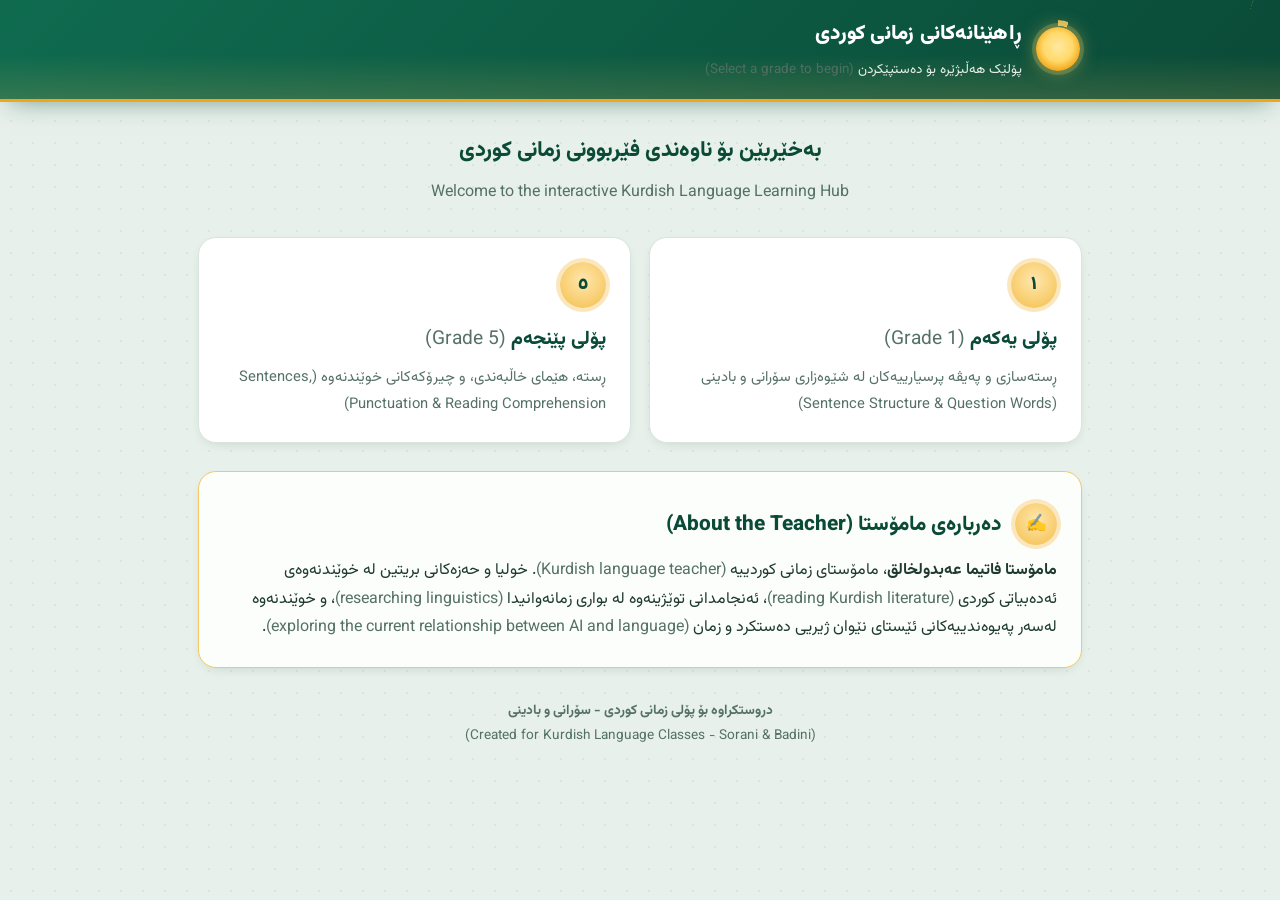
<file: index.html>
<!DOCTYPE html>
<html lang="ku" dir="rtl">
<head>
<meta charset="UTF-8">
<meta name="viewport" content="width=device-width, initial-scale=1.0">
<title>ڕاهێنانەکانی زمانی کوردی (Kurdish Language Exercises)</title>
<link rel="preconnect" href="https://fonts.googleapis.com">
<link rel="preconnect" href="https://fonts.gstatic.com" crossorigin>
<link href="https://fonts.googleapis.com/css2?family=Vazirmatn:wght@300;400;500;700;800;900&display=swap" rel="stylesheet">
<link rel="stylesheet" href="styles.css">
</head>
<body>
<header class="appbar">
  <div class="appbar-inner">
    <div class="bar-top">
      <div class="brand">
        <div class="sun-badge" aria-hidden="true"></div>
        <div>
          <h1>ڕاهێنانەکانی زمانی کوردی</h1>
          <p>پۆلێک هەڵبژێرە بۆ دەستپێکردن <span class="en">(Select a grade to begin)</span></p>
        </div>
      </div>
    </div>
  </div>
</header>
<main>
  <div class="intro">
    <h2>بەخێربێن بۆ ناوەندی فێربوونی زمانی کوردی</h2>
    <p class="en">Welcome to the interactive Kurdish Language Learning Hub</p>
  </div>
  <div class="grid">
    <!-- پۆلی یەکەم (Grade 1) -->
    <a href="class-1.html" class="nav-card">
      <div class="nav-badge">١</div>
      <h3>پۆلی یەکەم <span class="en">(Grade 1)</span></h3>
      <p>ڕستەسازی و پەیڤە پرسیارییەکان لە شێوەزاری سۆرانی و بادینی <span class="en">(Sentence Structure & Question Words)</span></p>
    </a>
    <!-- پۆلی پێنجەم (Grade 5) -->
    <a href="class-5.html" class="nav-card">
      <div class="nav-badge">٥</div>
      <h3>پۆلی پێنجەم <span class="en">(Grade 5)</span></h3>
      <p>ڕستە، هێمای خاڵبەندی، و چیرۆکەکانی خوێندنەوە <span class="en">(Sentences, Punctuation & Reading Comprehension)</span></p>
    </a>
  </div>
  <section class="card about-card">
    <div class="ex-head">
      <span class="num">✍️</span>
      <h2>دەربارەی مامۆستا (About the Teacher)</h2>
    </div>
    <p>
      <strong>مامۆستا فاتیما عەبدولخالق</strong>، مامۆستای زمانی کوردییە
      <span class="en">(Kurdish language teacher)</span>.
      خولیا و حەزەکانی بریتین لە خوێندنەوەی ئەدەبیاتی کوردی
      <span class="en">(reading Kurdish literature)</span>،
      ئەنجامدانی توێژینەوە لە بواری زمانەوانیدا
      <span class="en">(researching linguistics)</span>،
      و خوێندنەوە لەسەر پەیوەندییەکانی ئێستای نێوان ژیریی دەستکرد و زمان
      <span class="en">(exploring the current relationship between AI and language)</span>.
    </p>
  </section>
  <p class="footnote">دروستکراوە بۆ پۆلی زمانی کوردی - سۆرانی و بادینی <br><span class="en">(Created for Kurdish Language Classes - Sorani & Badini)</span></p>
</main>
</body>
</html>
</file>
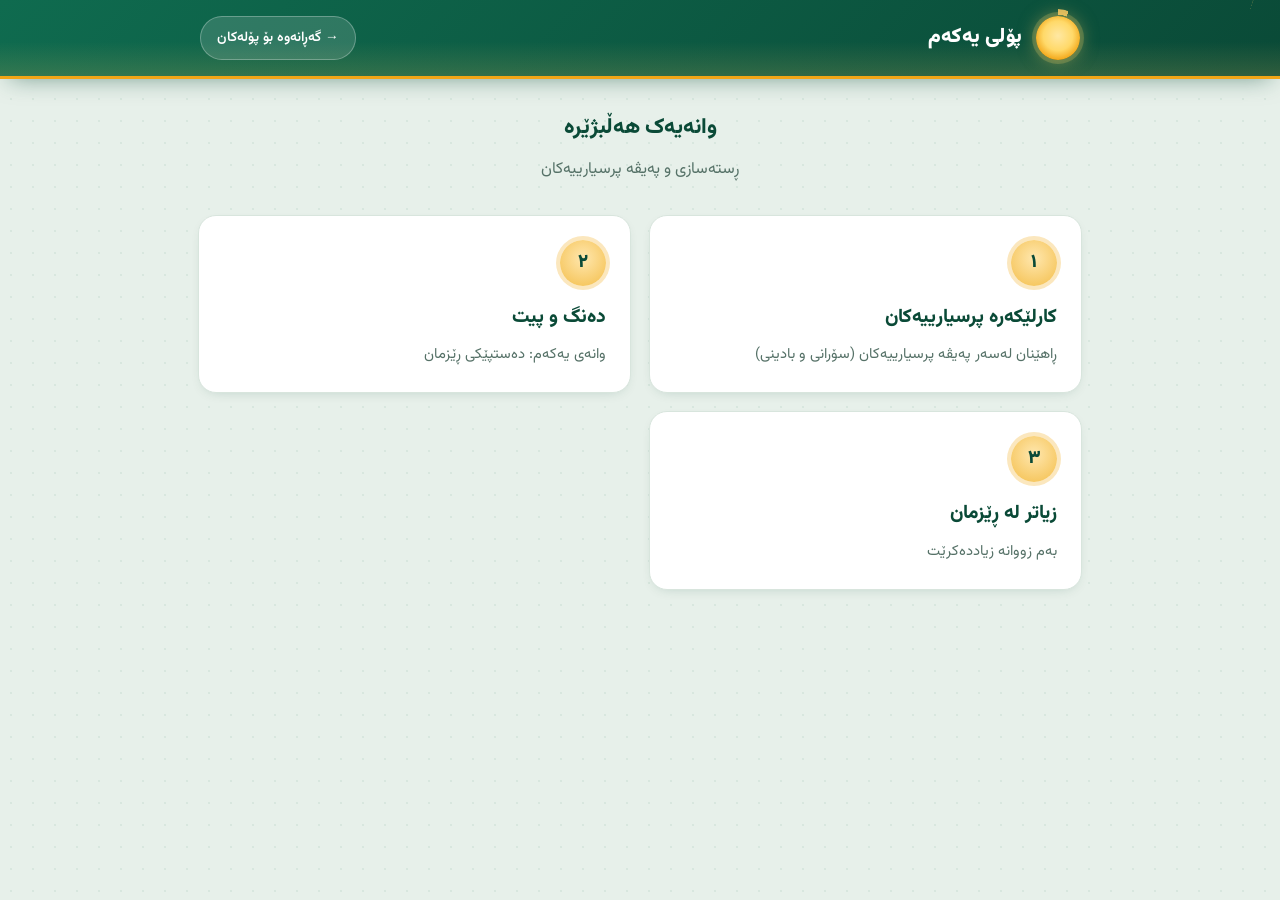
<file: class-1.html>
<!DOCTYPE html>
<html lang="ku" dir="rtl">
<head>
<meta charset="UTF-8">
<meta name="viewport" content="width=device-width, initial-scale=1.0">
<title>پۆلی یەکەم (ڕاهێنانەکانی زمانی کوردی)</title>
<link rel="preconnect" href="https://fonts.googleapis.com">
<link rel="preconnect" href="https://fonts.gstatic.com" crossorigin>
<link href="https://fonts.googleapis.com/css2?family=Vazirmatn:wght@300;400;500;700;800;900&display=swap" rel="stylesheet">
<link rel="stylesheet" href="styles.css">
</head>
<body>
<header class="appbar">
  <div class="appbar-inner">
    <div class="bar-top">
      <div class="brand">
        <div class="sun-badge" aria-hidden="true"></div>
        <h1>پۆلی یەکەم</h1>
      </div>
      <a href="index.html" class="icon-btn">→ گەڕانەوە بۆ پۆلەکان</a>
    </div>
  </div>
</header>
<main>
  <div class="intro">
    <h2>وانەیەک هەڵبژێرە</h2>
    <p>ڕستەسازی و پەیڤە پرسیارییەکان</p>
  </div>
  <div class="grid">
    <!-- وانەی ١ -->
    <a href="kurdish-question-words-interactive.html" class="nav-card">
      <div class="nav-badge">١</div>
      <h3>کارلێکەرە پرسیارییەکان</h3>
      <p>ڕاهێنان لەسەر پەیڤە پرسیارییەکان (سۆرانی و بادینی)</p>
    </a>
    <!-- وانەی ٢ -->
    <a href="kurdish-sounds-letters.html" class="nav-card">
      <div class="nav-badge">٢</div>
      <h3>دەنگ و پیت</h3>
      <p>وانەی یەکەم: دەستپێکی ڕێزمان</p>
    </a>
    <!-- وانەی ٣ -->
    <a href="lecture-3-coming-soon.html" class="nav-card">
      <div class="nav-badge">٣</div>
      <h3>زیاتر لە ڕێزمان</h3>
      <p>بەم زووانە زیاددەکرێت</p>
    </a>

    <!-- بۆ زیادکردنی وانەی نوێ: ئەم بلۆکە کۆپی بکە -->
  </div>
</main>
</body>
</html>
</file>
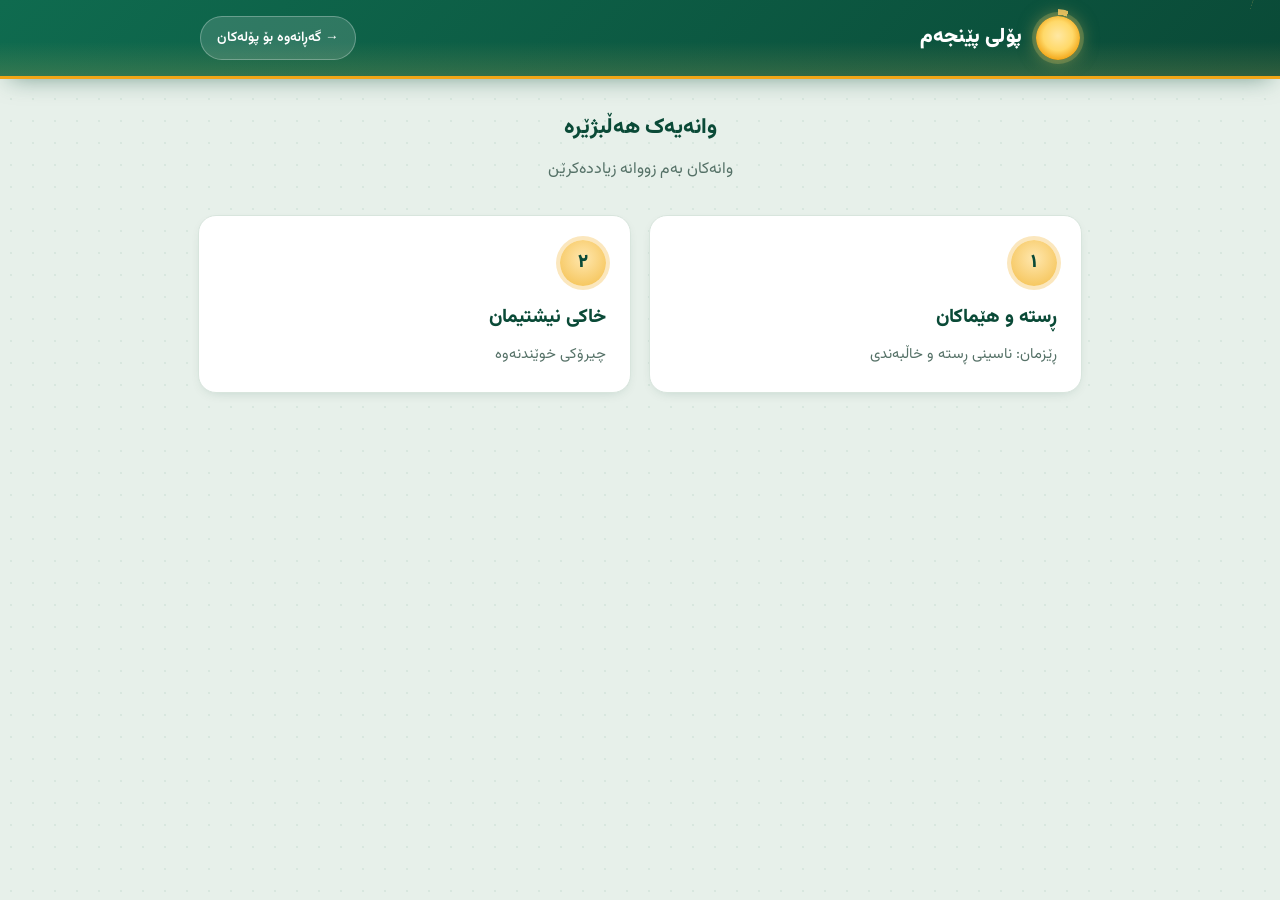
<file: class-5.html>
<!DOCTYPE html>
<html lang="ku" dir="rtl">
<head>
<meta charset="UTF-8">
<meta name="viewport" content="width=device-width, initial-scale=1.0">
<title>پۆلی پێنجەم (ڕاهێنانەکانی زمانی کوردی)</title>
<link rel="preconnect" href="https://fonts.googleapis.com">
<link rel="preconnect" href="https://fonts.gstatic.com" crossorigin>
<link href="https://fonts.googleapis.com/css2?family=Vazirmatn:wght@300;400;500;700;800;900&display=swap" rel="stylesheet">
<link rel="stylesheet" href="styles.css">
</head>
<body>
<header class="appbar">
  <div class="appbar-inner">
    <div class="bar-top">
      <div class="brand">
        <div class="sun-badge" aria-hidden="true"></div>
        <h1>پۆلی پێنجەم</h1>
      </div>
      <a href="index.html" class="icon-btn">→ گەڕانەوە بۆ پۆلەکان</a>
    </div>
  </div>
</header>
<main>
  <div class="intro">
    <h2>وانەیەک هەڵبژێرە</h2>
    <p>وانەکان بەم زووانە زیاددەکرێن</p>
  </div>
  <div class="grid">
    <!-- وانەی ١ -->
    <a href="rste-w-himakan.html" class="nav-card">
      <div class="nav-badge">١</div>
      <h3>ڕستە و هێماکان</h3>
      <p>ڕێزمان: ناسینی ڕستە و خاڵبەندی</p>
    </a>

    <!-- وانەی ٢ -->
    <a href="khaki-nishtiman.html" class="nav-card">
      <div class="nav-badge">٢</div>
      <h3>خاکی نیشتیمان</h3>
      <p>چیرۆکی خوێندنەوە</p>
    </a>

    <!-- بۆ زیادکردنی وانەی نوێ: بلۆکێکی وەک ئەمە زیاد بکە -->
  </div>
</main>
</body>
</html>
</file>
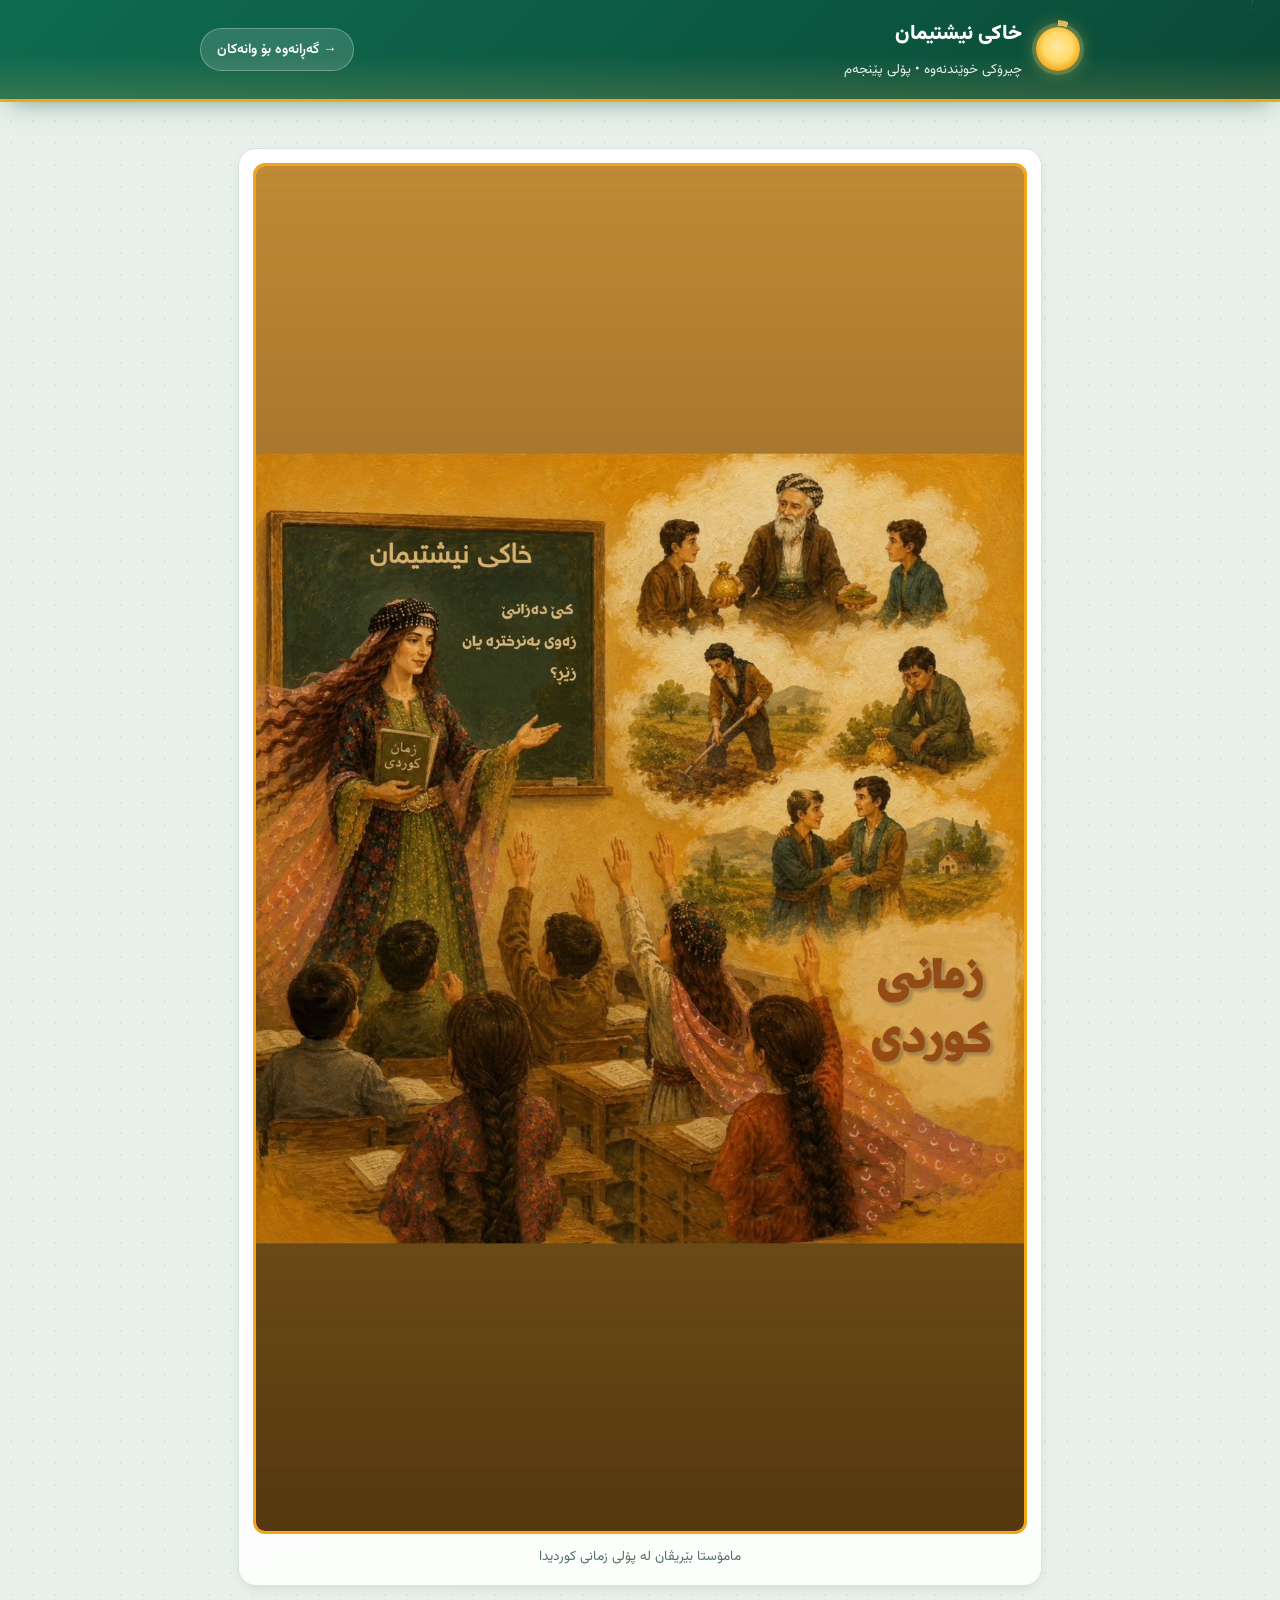
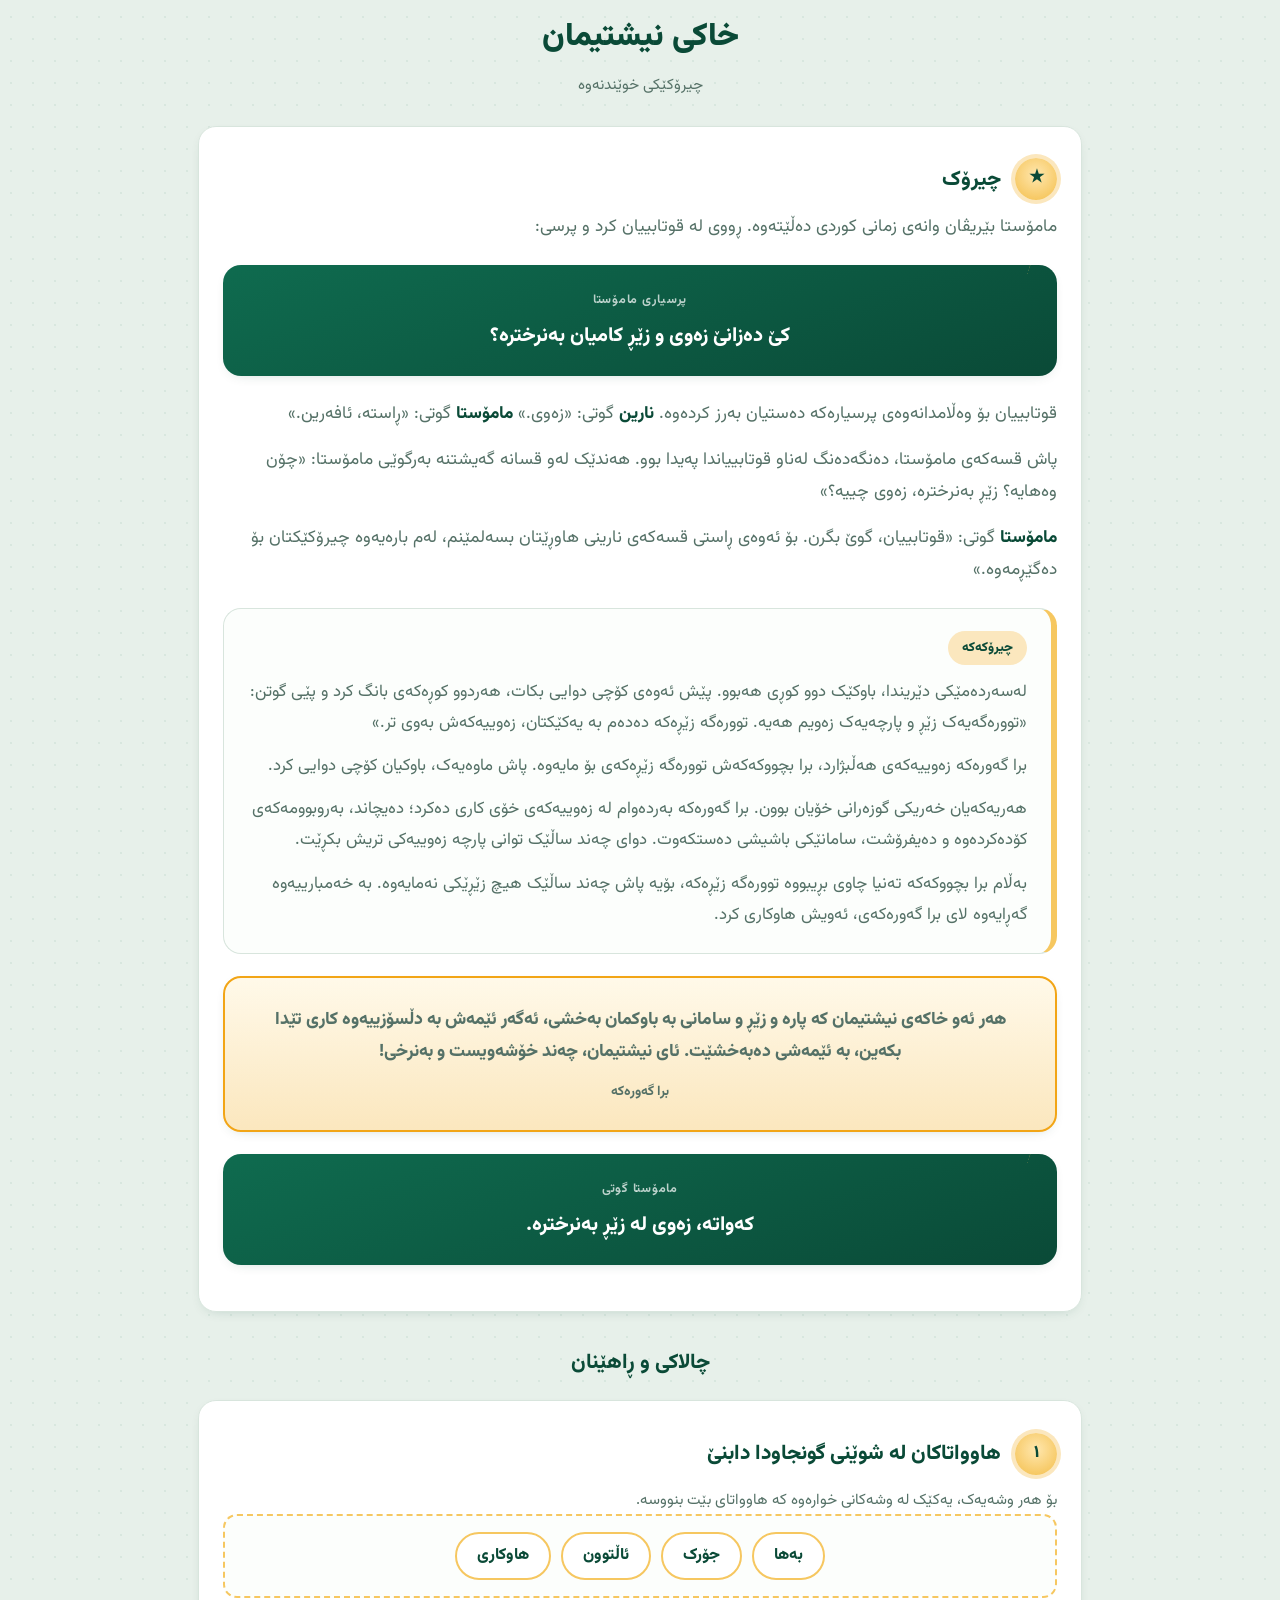
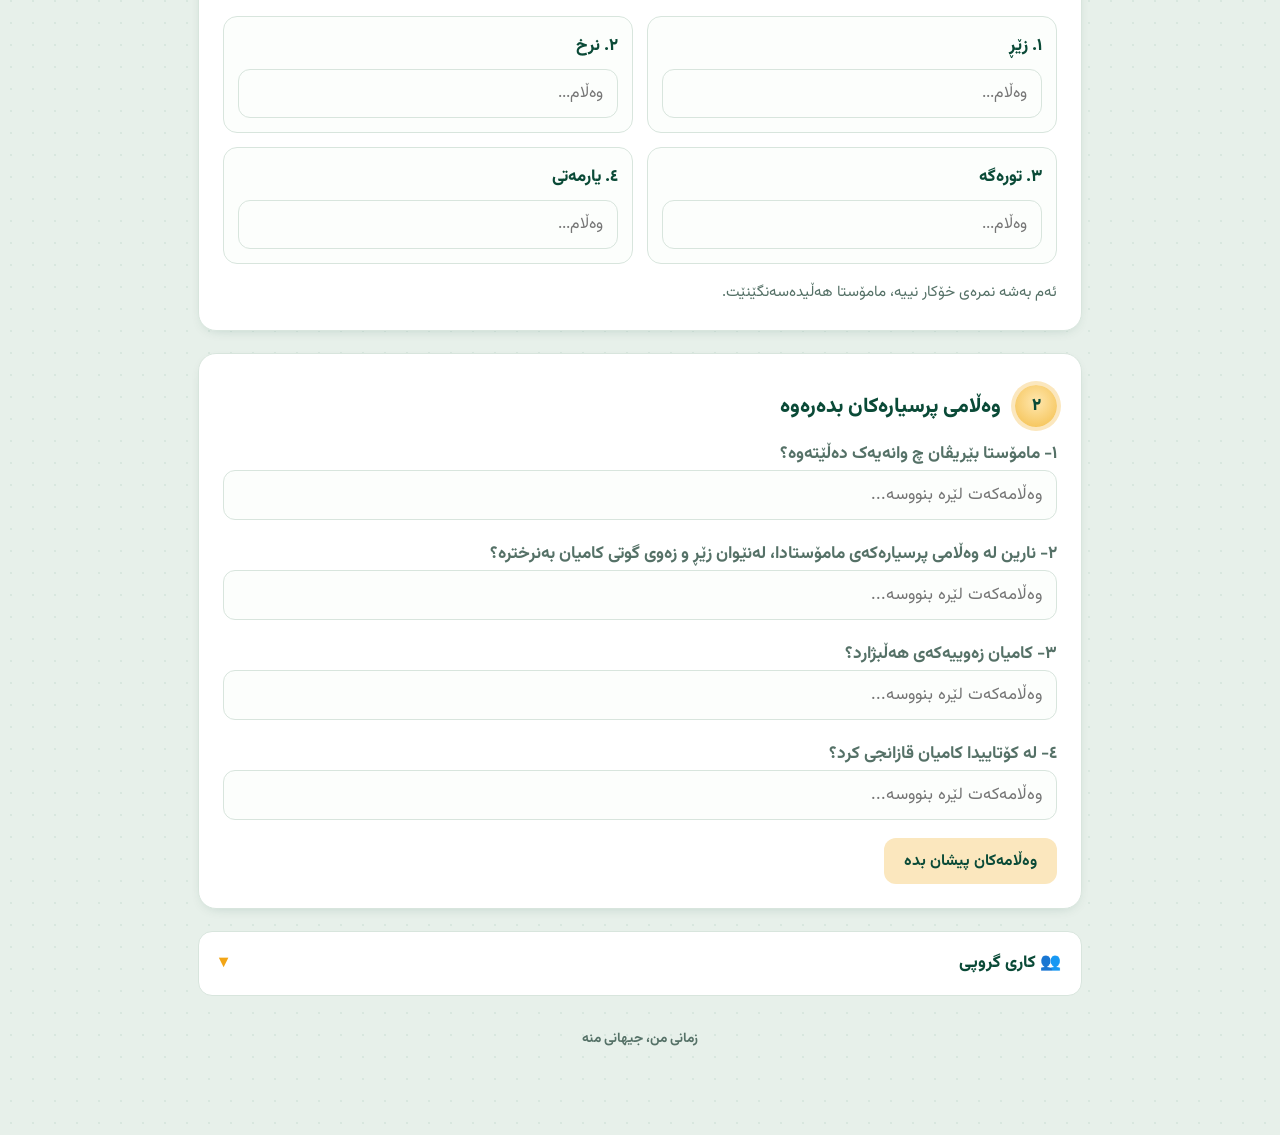
<file: khaki-nishtiman.html>
<!DOCTYPE html>
<html lang="ku" dir="rtl">
<head>
<meta charset="UTF-8">
<meta name="viewport" content="width=device-width, initial-scale=1.0">
<title>خاکی نیشتیمان - پۆلی پێنجەم</title>
<link rel="preconnect" href="https://fonts.googleapis.com">
<link rel="preconnect" href="https://fonts.gstatic.com" crossorigin>
<link href="https://fonts.googleapis.com/css2?family=Vazirmatn:wght@300;400;500;700;800;900&display=swap" rel="stylesheet">
<link rel="stylesheet" href="styles.css">
</head>
<body>
<header class="appbar">
  <div class="appbar-inner">
    <div class="bar-top">
      <div class="brand">
        <div class="sun-badge" aria-hidden="true"></div>
        <div>
          <h1>خاکی نیشتیمان</h1>
          <p>چیرۆکی خوێندنەوە • پۆلی پێنجەم</p>
        </div>
      </div>
      <a href="class-5.html" class="icon-btn">→ گەڕانەوە بۆ وانەکان</a>
    </div>
  </div>
</header>
<main>
  <figure class="hero-frame">
    <img src="khaki-nishtiman-hero.jpg" alt="مامۆستا لە پۆلی زمانی کوردیدا پرسیار دەکات، لەگەڵ وێنەی چیرۆکی دوو برا و خاکی نیشتیمان">
    <p class="hero-cap">مامۆستا بێریڤان لە پۆلی زمانی کوردیدا</p>
  </figure>

  <h1 class="lesson-title">خاکی نیشتیمان</h1>
  <p class="lesson-sub">چیرۆکێکی خوێندنەوە</p>

  <section class="card">
    <div class="ex-head"><span class="num">★</span><h2>چیرۆک</h2></div>
    <div class="story">
      <p>مامۆستا بێریڤان وانەی زمانی کوردی دەڵێتەوە. ڕووی لە قوتابییان کرد و پرسی:</p>
    </div>
    <div class="board">
      <div class="board-eyebrow">پرسیاری مامۆستا</div>
      <div class="board-text">کێ دەزانێ زەوی و زێڕ کامیان بەنرخترە؟</div>
    </div>
    <div class="story">
      <p>قوتابییان بۆ وەڵامدانەوەی پرسیارەکە دەستیان بەرز کردەوە. <span class="speaker">نارین</span> گوتی: «زەوی.» <span class="speaker">مامۆستا</span> گوتی: «ڕاستە، ئافەرین.»</p>
      <p>پاش قسەکەی مامۆستا، دەنگەدەنگ لەناو قوتابییاندا پەیدا بوو. هەندێک لەو قسانە گەیشتنە بەرگوێی مامۆستا: «چۆن وەهایە؟ زێڕ بەنرخترە، زەوی چییە؟»</p>
      <p><span class="speaker">مامۆستا</span> گوتی: «قوتابییان، گوێ بگرن. بۆ ئەوەی ڕاستی قسەکەی نارینی هاوڕێتان بسەلمێنم، لەم بارەیەوە چیرۆکێکتان بۆ دەگێڕمەوە.»</p>
    </div>
    <div class="tale-box">
      <span class="tale-label">چیرۆکەکە</span>
      <div class="story">
        <p>لەسەردەمێکی دێریندا، باوکێک دوو کوڕی هەبوو. پێش ئەوەی کۆچی دوایی بکات، هەردوو کوڕەکەی بانگ کرد و پێی گوتن: «توورەگەیەک زێڕ و پارچەیەک زەویم هەیە. توورەگە زێڕەکە دەدەم بە یەکێکتان، زەوییەکەش بەوی تر.»</p>
        <p>برا گەورەکە زەوییەکەی هەڵبژارد، برا بچووکەکەش توورەگە زێڕەکەی بۆ مایەوە. پاش ماوەیەک، باوکیان کۆچی دوایی کرد.</p>
        <p>هەریەکەیان خەریکی گوزەرانی خۆیان بوون. برا گەورەکە بەردەوام لە زەوییەکەی خۆی کاری دەکرد؛ دەیچاند، بەروبوومەکەی کۆدەکردەوە و دەیفرۆشت، سامانێکی باشیشی دەستکەوت. دوای چەند ساڵێک توانی پارچە زەوییەکی تریش بکڕێت.</p>
        <p>بەڵام برا بچووکەکە تەنیا چاوی بڕیبووە توورەگە زێڕەکە، بۆیە پاش چەند ساڵێک هیچ زێڕێکی نەمایەوە. بە خەمبارییەوە گەڕایەوە لای برا گەورەکەی، ئەویش هاوکاری کرد.</p>
      </div>
    </div>
    <div class="moral-box">
      <p class="moral-text">هەر ئەو خاکەی نیشتیمان کە پارە و زێڕ و سامانی بە باوکمان بەخشی، ئەگەر ئێمەش بە دڵسۆزییەوە کاری تێدا بکەین، بە ئێمەشی دەبەخشێت. ئای نیشتیمان، چەند خۆشەویست و بەنرخی!</p>
      <div class="moral-by">برا گەورەکە</div>
    </div>
    <div class="board">
      <div class="board-eyebrow">مامۆستا گوتی</div>
      <div class="board-text">کەواتە، زەوی لە زێڕ بەنرخترە.</div>
    </div>
  </section>

  <h2 class="section-title">چالاکی و ڕاهێنان</h2>

  <section class="card" id="act1">
    <div class="ex-head"><span class="num">١</span><h2>هاوواتاکان لە شوێنی گونجاودا دابنێ</h2></div>
    <p class="ex-sub">بۆ هەر وشەیەک، یەکێک لە وشەکانی خوارەوە کە هاوواتای بێت بنووسە.</p>
    <div class="wordbank">
      <span class="word-chip">بەها</span>
      <span class="word-chip">جۆرک</span>
      <span class="word-chip">ئاڵتوون</span>
      <span class="word-chip">هاوکاری</span>
    </div>
    <div class="grid2">
      <div class="mini"><label>١. زێڕ</label><input class="write" placeholder="وەڵام..."></div>
      <div class="mini"><label>٢. نرخ</label><input class="write" placeholder="وەڵام..."></div>
      <div class="mini"><label>٣. تورەگە</label><input class="write" placeholder="وەڵام..."></div>
      <div class="mini"><label>٤. یارمەتی</label><input class="write" placeholder="وەڵام..."></div>
    </div>
    <p class="ex-sub" style="margin-top:14px; margin-bottom:0;">ئەم بەشە نمرەی خۆکار نییە، مامۆستا هەڵیدەسەنگێنێت.</p>
  </section>

  <section class="card" id="act2">
    <div class="ex-head"><span class="num">٢</span><h2>وەڵامی پرسیارەکان بدەرەوە</h2></div>
    <div class="stack">
      <div>
        <p class="prompt">١- مامۆستا بێریڤان چ وانەیەک دەڵێتەوە؟</p>
        <input class="write" placeholder="وەڵامەکەت لێرە بنووسە...">
        <div class="reveal-line" id="r1">وەڵام: <b>وانەی زمانی کوردی</b></div>
      </div>
      <div>
        <p class="prompt">٢- نارین لە وەڵامی پرسیارەکەی مامۆستادا، لەنێوان زێڕ و زەوی گوتی کامیان بەنرخترە؟</p>
        <input class="write" placeholder="وەڵامەکەت لێرە بنووسە...">
        <div class="reveal-line" id="r2">وەڵام: <b>زەوی</b></div>
      </div>
      <div>
        <p class="prompt">٣- کامیان زەوییەکەی هەڵبژارد؟</p>
        <input class="write" placeholder="وەڵامەکەت لێرە بنووسە...">
        <div class="reveal-line" id="r3">وەڵام: <b>برا گەورەکە</b></div>
      </div>
      <div>
        <p class="prompt">٤- لە کۆتاییدا کامیان قازانجی کرد؟</p>
        <input class="write" placeholder="وەڵامەکەت لێرە بنووسە...">
        <div class="reveal-line" id="r4">وەڵام: <b>برا گەورەکە</b></div>
      </div>
    </div>
    <div class="actions">
      <button class="btn btn-ghost" onclick="revealAll(this)">وەڵامەکان پیشان بدە</button>
    </div>
  </section>

  <details class="acc">
    <summary>👥 کاری گروپی <span class="tw">▾</span></summary>
    <div class="body">
      <p>قوتابییانی پۆل دابەش بکە بەسەر چەند گروپێکدا. هەر گروپێک چیرۆکێک سەبارەت بە خۆشەویستی نیشتیمان ئامادە بکات، بۆ ئەوەی لە وانەکانی ڕۆژانی داهاتوودا لەناو پۆل بخوێندرێتەوە.</p>
    </div>
  </details>

  <p class="footnote">زمانی من، جیهانی منە</p>
</main>
<script>
function revealAll(btn){
  for(let i=1;i<=4;i++) document.getElementById('r'+i).classList.add('show');
  btn.disabled = true; btn.style.opacity = .6;
}
</script>
</body>
</html>
</file>
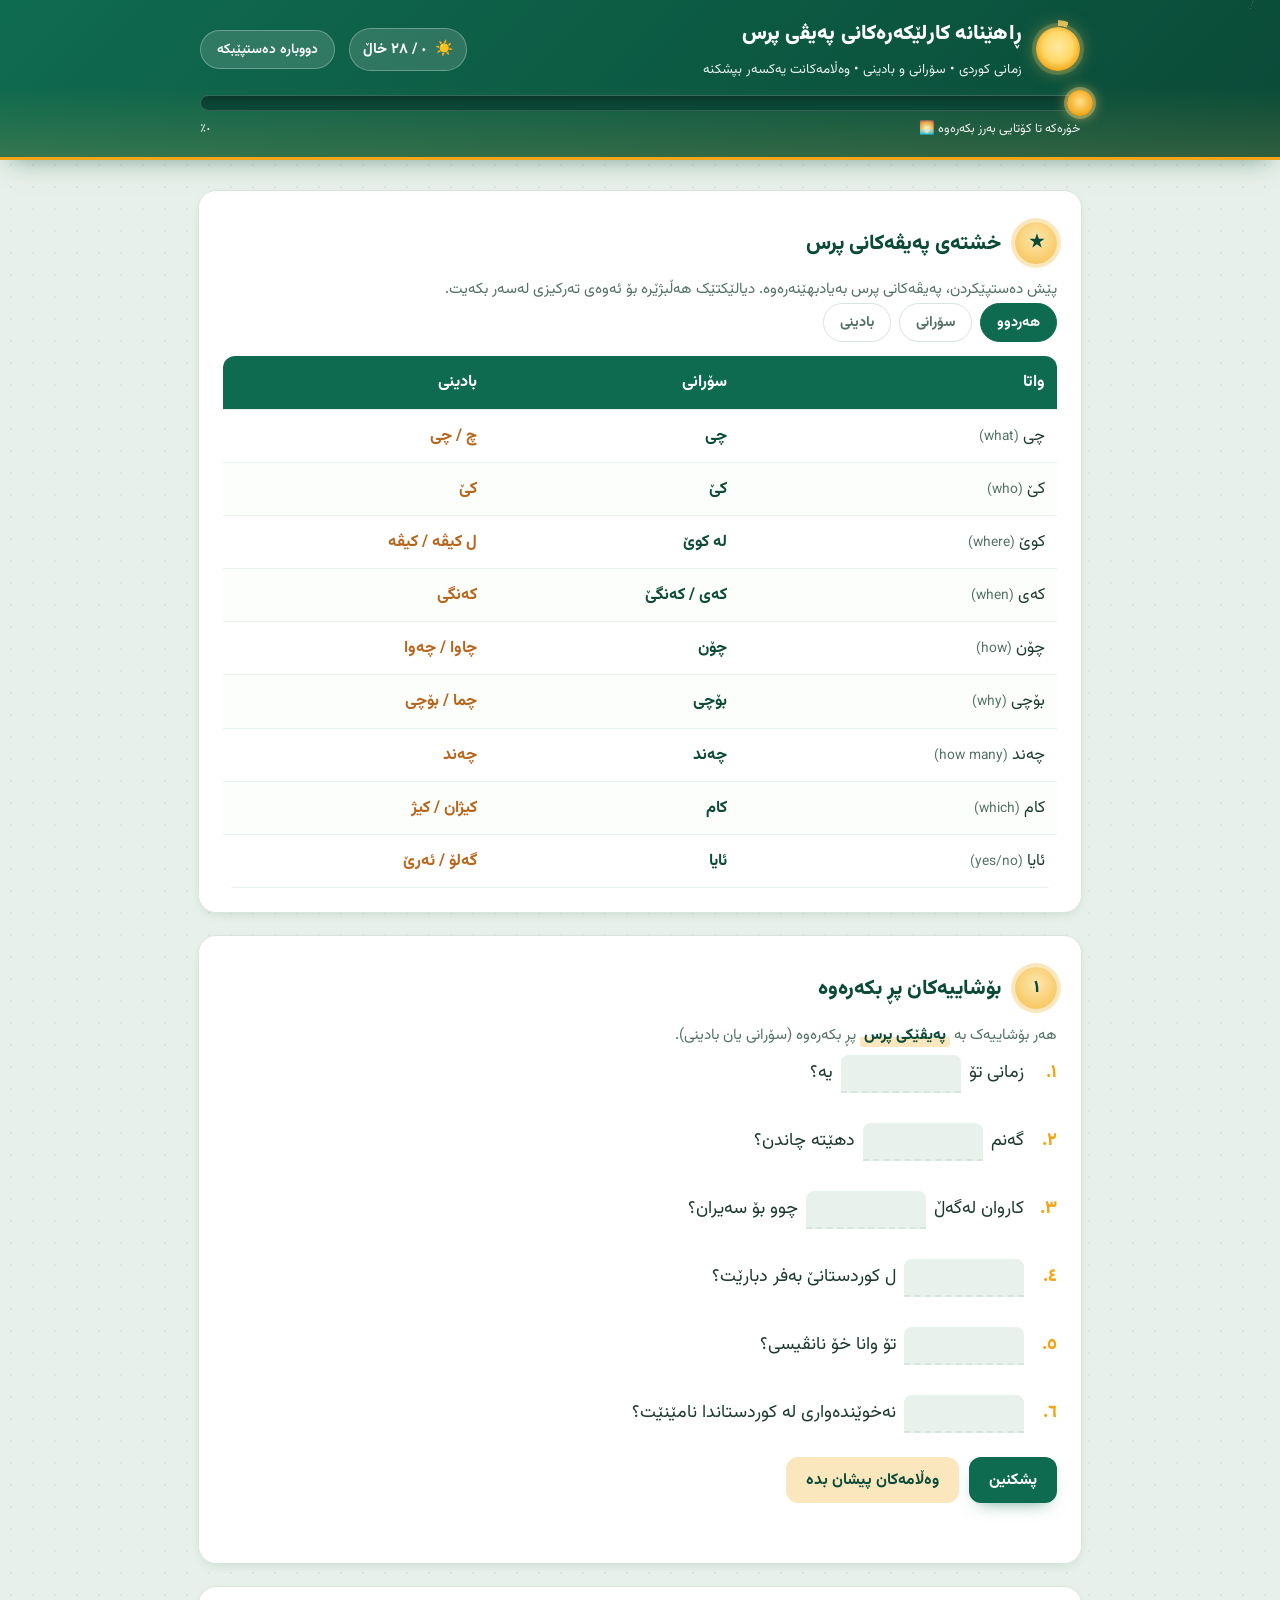
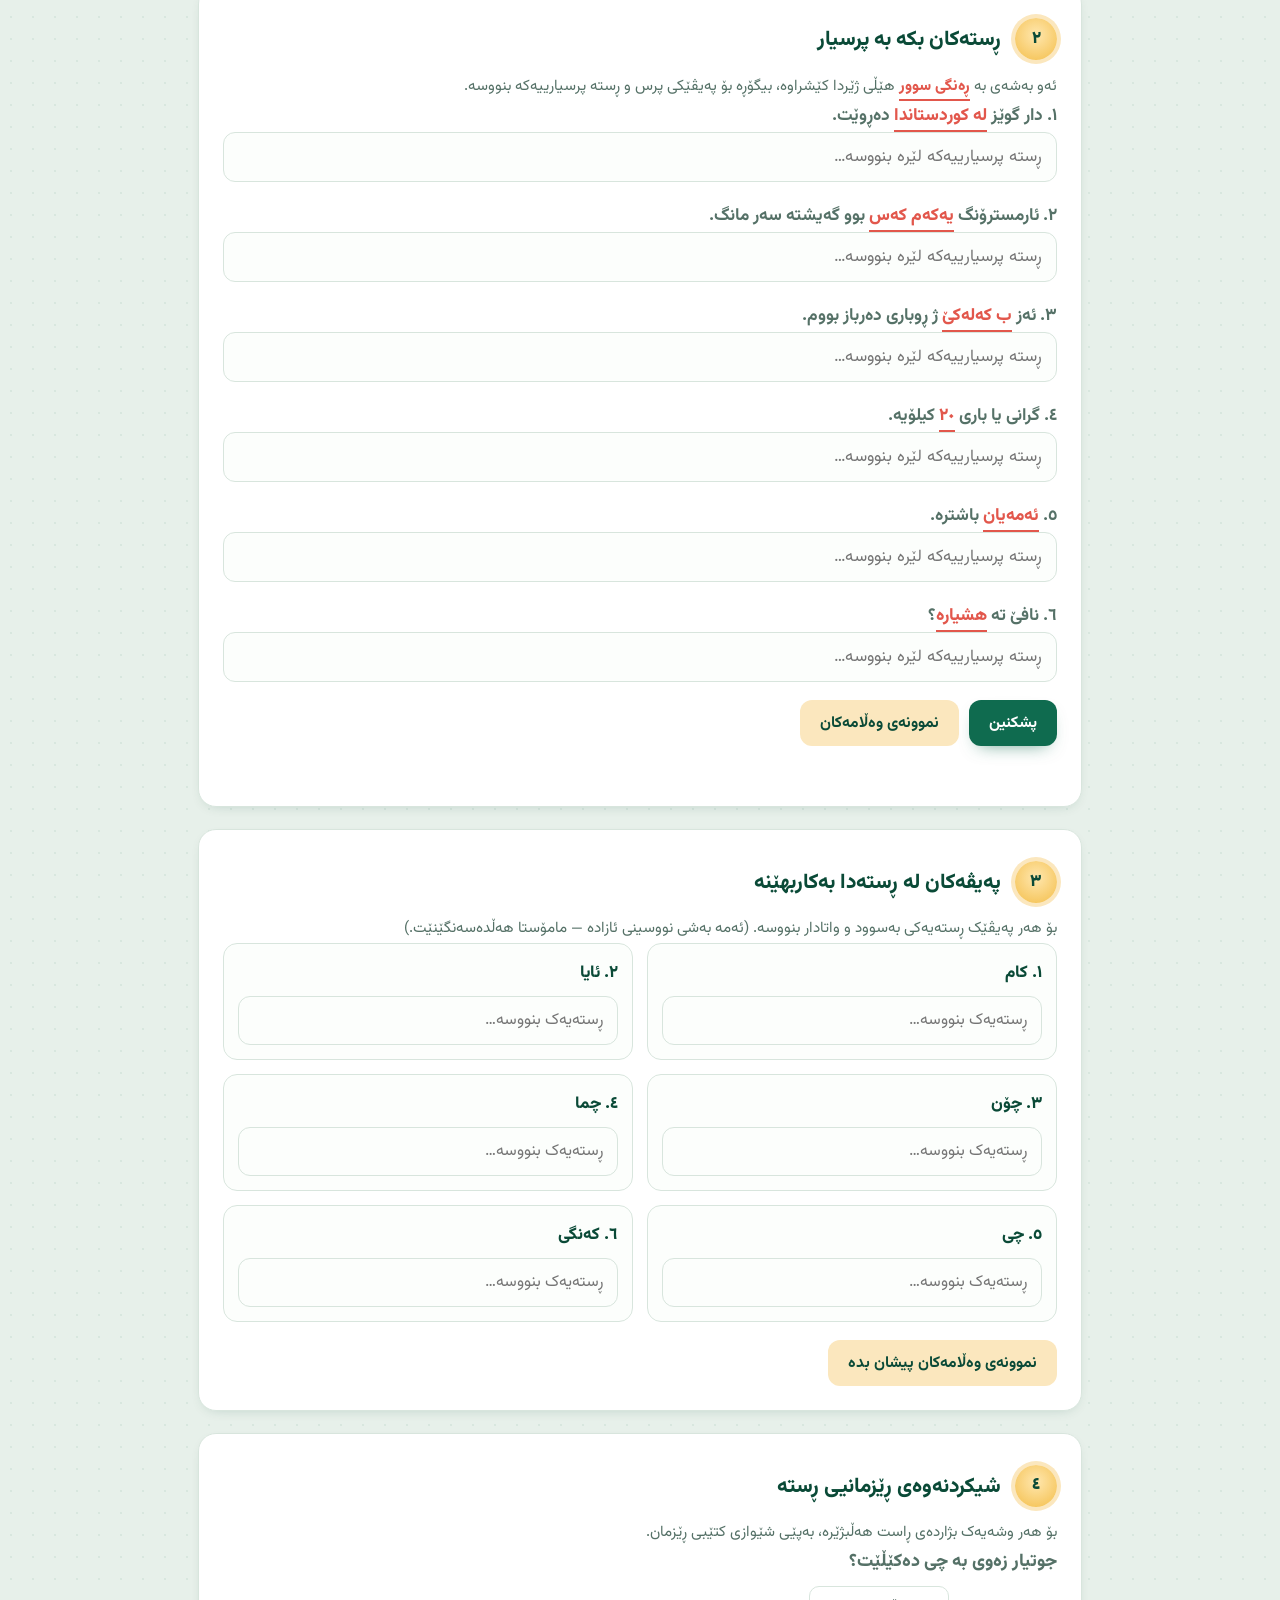
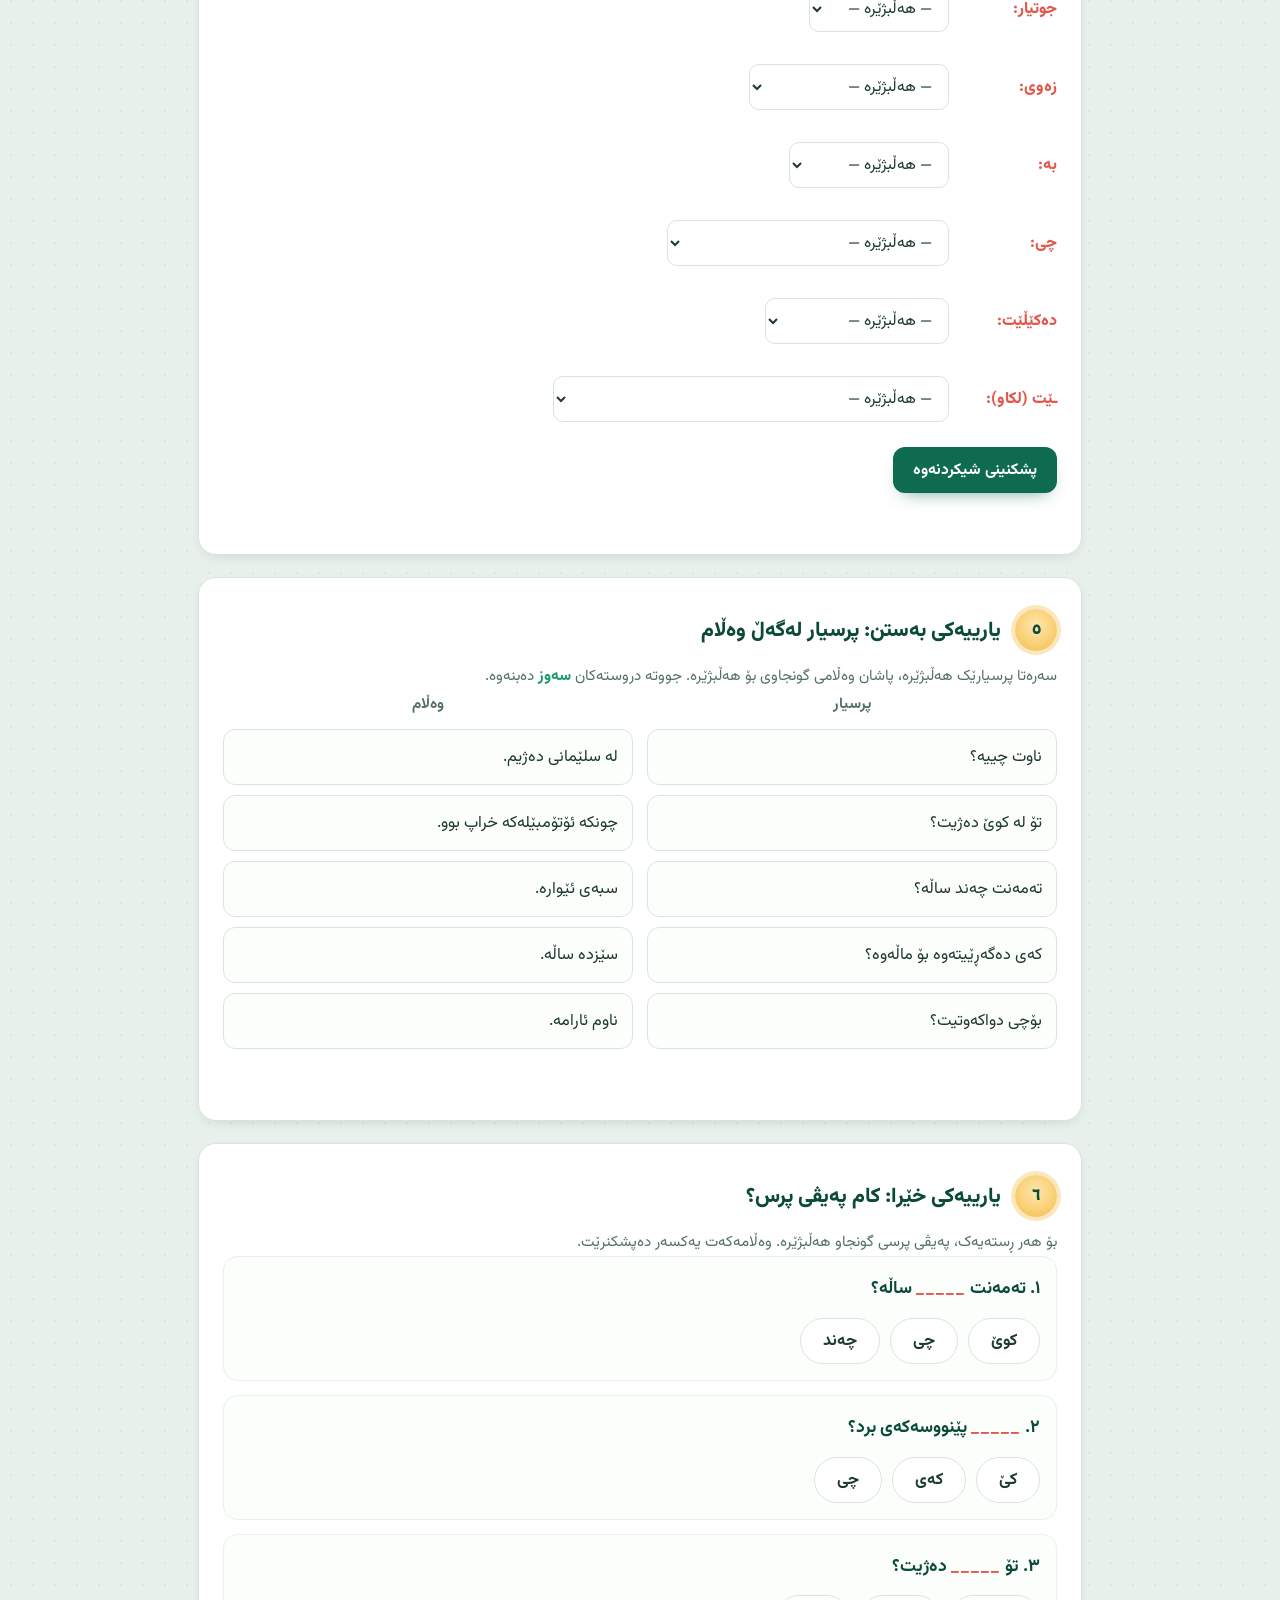
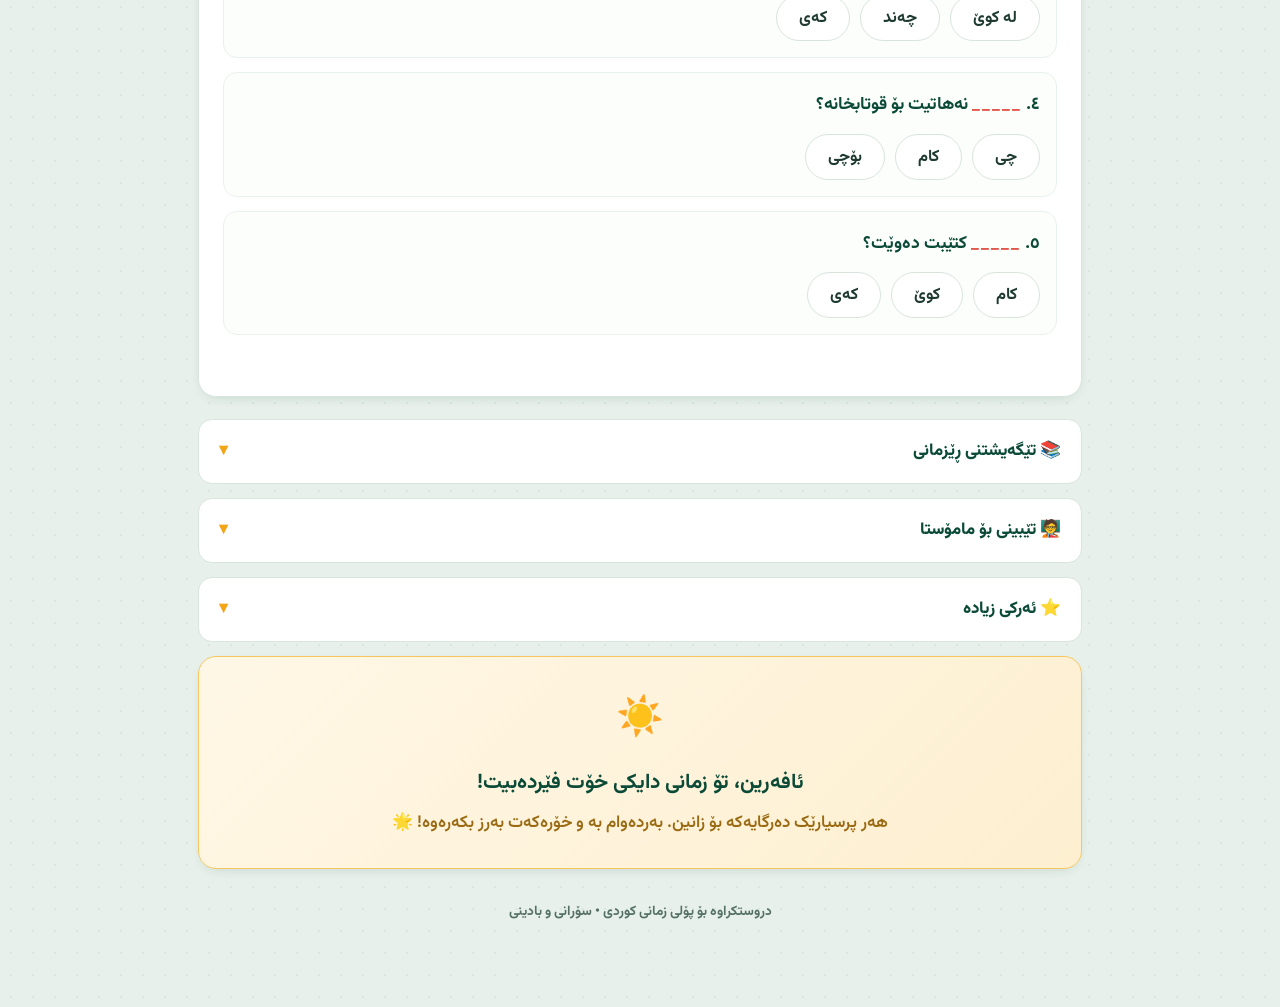
<file: kurdish-question-words-interactive.html>
<!DOCTYPE html>
<html lang="ku" dir="rtl">
<head>
<meta charset="UTF-8">
<meta name="viewport" content="width=device-width, initial-scale=1.0">
<title>ڕاهێنانە کارلێکەرەکانی پەیڤی پرس — سۆرانی و بادینی</title>
<link rel="preconnect" href="https://fonts.googleapis.com">
<link rel="preconnect" href="https://fonts.gstatic.com" crossorigin>
<link href="https://fonts.googleapis.com/css2?family=Vazirmatn:wght@300;400;500;700;800;900&display=swap" rel="stylesheet">
<link rel="stylesheet" href="styles.css">
</head>
<body>
<canvas id="confetti"></canvas>
<div id="celebrate">🎉 ئافەرین! هەموو ڕاهێنانەکانت بە سەرکەوتوویی تەواوکرد ☀️</div>
<!-- ===== App bar ===== -->
<header class="appbar">
  <div class="appbar-inner">
    <div class="bar-top">
      <div class="brand">
        <div class="sun-badge" aria-hidden="true"></div>
        <div>
          <h1>ڕاهێنانە کارلێکەرەکانی پەیڤی پرس</h1>
          <p>زمانی کوردی • سۆرانی و بادینی • وەڵامەکانت یەکسەر بپشکنە</p>
        </div>
      </div>
      <div class="score-chip">☀️ <span id="scoreText">٠ / ٢٨ خاڵ</span></div>
      <div class="bar-actions">
        <button class="icon-btn" onclick="resetAll()">دووبارە دەستپێبکە</button>
      </div>
    </div>
    <div class="progress-wrap">
      <div class="progress-track">
        <div class="progress-fill" id="progFill"></div>
        <div class="progress-sun" id="progSun" aria-hidden="true"></div>
      </div>
      <div class="progress-meta">
        <span>خۆرەکە تا کۆتایی بەرز بکەرەوە 🌅</span>
        <span id="progPct">٠٪</span>
      </div>
    </div>
  </div>
</header>
<main>
  <!-- ===== Reference table ===== -->
  <section class="card">
    <div class="ex-head">
      <span class="num">★</span>
      <h2>خشتەی پەیڤەکانی پرس</h2>
    </div>
    <p class="ex-sub">پێش دەستپێکردن، پەیڤەکانی پرس بەیادبهێنەرەوە. دیالێکتێک هەڵبژێرە بۆ ئەوەی تەرکیزی لەسەر بکەیت.</p>
    <div class="ref-toggle">
      <button class="chip active" data-mode="both" onclick="setDialect('both', this)">هەردوو</button>
      <button class="chip" data-mode="sorani" onclick="setDialect('sorani', this)">سۆرانی</button>
      <button class="chip" data-mode="badini" onclick="setDialect('badini', this)">بادینی</button>
    </div>
    <div style="overflow-x:auto;">
      <table class="ref" id="refTable">
        <thead><tr><th>واتا</th><th>سۆرانی</th><th>بادینی</th></tr></thead>
        <tbody>
          <tr><td>چی <span class="en">(what)</span></td><td>چی</td><td>چ / چی</td></tr>
          <tr><td>کێ <span class="en">(who)</span></td><td>کێ</td><td>کێ</td></tr>
          <tr><td>کوێ <span class="en">(where)</span></td><td>لە کوێ</td><td>ل کیڤە / کیڤە</td></tr>
          <tr><td>کەی <span class="en">(when)</span></td><td>کەی / کەنگێ</td><td>کەنگی</td></tr>
          <tr><td>چۆن <span class="en">(how)</span></td><td>چۆن</td><td>چاوا / چەوا</td></tr>
          <tr><td>بۆچی <span class="en">(why)</span></td><td>بۆچی</td><td>چما / بۆچی</td></tr>
          <tr><td>چەند <span class="en">(how many)</span></td><td>چەند</td><td>چەند</td></tr>
          <tr><td>کام <span class="en">(which)</span></td><td>کام</td><td>کیژان / کیژ</td></tr>
          <tr><td>ئایا <span class="en">(yes/no)</span></td><td>ئایا</td><td>گەلۆ / ئەرێ</td></tr>
        </tbody>
      </table>
    </div>
  </section>
  <!-- ===== Exercise 1 ===== -->
  <section class="card" id="ex1">
    <div class="ex-head"><span class="num">١</span><h2>بۆشاییەکان پڕ بکەرەوە</h2></div>
    <p class="ex-sub">هەر بۆشاییەک بە <span class="hl">پەیڤێکی پرس</span> پڕ بکەرەوە (سۆرانی یان بادینی).</p>
    <div class="stack">
      <div>
        <div class="qrow"><span class="idx">١.</span><span>زمانی تۆ</span><input class="blank" id="b1"><span>یە؟</span></div>
        <div class="reveal-line" id="r1">وەڵام: <b>چی</b> (سۆرانی) / <b>کیش</b> (بادینی)</div>
      </div>
      <div>
        <div class="qrow"><span class="idx">٢.</span><span>گەنم</span><input class="blank" id="b2"><span>دهێتە چاندن؟</span></div>
        <div class="reveal-line" id="r2">وەڵام: <b>کەنگی</b> / <b>چەوا</b></div>
      </div>
      <div>
        <div class="qrow"><span class="idx">٣.</span><span>کاروان لەگەڵ</span><input class="blank" id="b3"><span>چوو بۆ سەیران؟</span></div>
        <div class="reveal-line" id="r3">وەڵام: <b>کێ</b></div>
      </div>
      <div>
        <div class="qrow"><span class="idx">٤.</span><input class="blank" id="b4"><span>ل کوردستانێ بەفر دبارێت؟</span></div>
        <div class="reveal-line" id="r4">وەڵام: <b>کەنگی</b> / <b>چەوا</b></div>
      </div>
      <div>
        <div class="qrow"><span class="idx">٥.</span><input class="blank" id="b5"><span>تۆ وانا خۆ نانڤیسی؟</span></div>
        <div class="reveal-line" id="r5">وەڵام: <b>چما</b> (بادینی) / <b>بۆچی</b> (سۆرانی)</div>
      </div>
      <div>
        <div class="qrow"><span class="idx">٦.</span><input class="blank" id="b6"><span>نەخوێندەواری لە کوردستاندا نامێنێت؟</span></div>
        <div class="reveal-line" id="r6">وەڵام: <b>کەنگی</b> / <b>چۆن</b></div>
      </div>
    </div>
    <div class="actions">
      <button class="btn btn-primary" onclick="checkEx1()">پشکنین</button>
      <button class="btn btn-ghost" onclick="revealEx1()">وەڵامەکان پیشان بدە</button>
    </div>
    <div class="feedback" id="fb1"></div>
  </section>
  <!-- ===== Exercise 2 ===== -->
  <section class="card" id="ex2">
    <div class="ex-head"><span class="num">٢</span><h2>ڕستەکان بکە بە پرسیار</h2></div>
    <p class="ex-sub">ئەو بەشەی بە <span class="underline">ڕەنگی سوور</span> هێڵی ژێردا کێشراوە، بیگۆڕە بۆ پەیڤێکی پرس و ڕستە پرسیارییەکە بنووسە.</p>
    <div class="stack">
      <div>
        <p class="prompt">١. دار گوێز <span class="underline">لە کوردستاندا</span> دەڕوێت.</p>
        <input class="write" id="w1" placeholder="ڕستە پرسیارییەکە لێرە بنووسە…">
        <div class="reveal-line" id="wr1">نموونە: <b>دار گوێز لە کوێ دەڕوێت؟</b></div>
      </div>
      <div>
        <p class="prompt">٢. ئارمسترۆنگ <span class="underline">یەکەم کەس</span> بوو گەیشتە سەر مانگ.</p>
        <input class="write" id="w2" placeholder="ڕستە پرسیارییەکە لێرە بنووسە…">
        <div class="reveal-line" id="wr2">نموونە: <b>کێ بوو گەیشتە سەر مانگ؟</b></div>
      </div>
      <div>
        <p class="prompt">٣. ئەز <span class="underline">ب کەلەکێ</span> ژ ڕوباری دەرباز بووم.</p>
        <input class="write" id="w3" placeholder="ڕستە پرسیارییەکە لێرە بنووسە…">
        <div class="reveal-line" id="wr3">نموونە: <b>تۆ ب چی ژ ڕوباری دەرباز بووی؟</b> (یان: تە چەوا…)</div>
      </div>
      <div>
        <p class="prompt">٤. گرانی یا باری <span class="underline">٢٠</span> کیلۆیە.</p>
        <input class="write" id="w4" placeholder="ڕستە پرسیارییەکە لێرە بنووسە…">
        <div class="reveal-line" id="wr4">نموونە: <b>گرانی یا باری چەند کیلۆیە؟</b></div>
      </div>
      <div>
        <p class="prompt">٥. <span class="underline">ئەمەیان</span> باشترە.</p>
        <input class="write" id="w5" placeholder="ڕستە پرسیارییەکە لێرە بنووسە…">
        <div class="reveal-line" id="wr5">نموونە: <b>کامیان باشترە؟</b></div>
      </div>
      <div>
        <p class="prompt">٦. نافێ تە <span class="underline">هشیارە</span>؟</p>
        <input class="write" id="w6" placeholder="ڕستە پرسیارییەکە لێرە بنووسە…">
        <div class="reveal-line" id="wr6">نموونە: <b>نافێ تە چییە؟</b></div>
      </div>
    </div>
    <div class="actions">
      <button class="btn btn-primary" onclick="checkEx2()">پشکنین</button>
      <button class="btn btn-ghost" onclick="revealEx2()">نموونەی وەڵامەکان</button>
    </div>
    <div class="feedback" id="fb2"></div>
  </section>
  <!-- ===== Exercise 3 ===== -->
  <section class="card" id="ex3">
    <div class="ex-head"><span class="num">٣</span><h2>پەیڤەکان لە ڕستەدا بەکاربهێنە</h2></div>
    <p class="ex-sub">بۆ هەر پەیڤێک ڕستەیەکی بەسوود و واتادار بنووسە. (ئەمە بەشی نووسینی ئازادە — مامۆستا هەڵدەسەنگێنێت.)</p>
    <div class="grid2">
      <div class="mini">
        <label>١. کام</label>
        <input class="write" placeholder="ڕستەیەک بنووسە…">
        <div class="reveal-line" id="e3r1">نموونە: <b>کام کتێبت دەوێت؟</b></div>
      </div>
      <div class="mini">
        <label>٢. ئایا</label>
        <input class="write" placeholder="ڕستەیەک بنووسە…">
        <div class="reveal-line" id="e3r2">نموونە: <b>ئایا سبەی دێیت بۆ قوتابخانە؟</b></div>
      </div>
      <div class="mini">
        <label>٣. چۆن</label>
        <input class="write" placeholder="ڕستەیەک بنووسە…">
        <div class="reveal-line" id="e3r3">نموونە: <b>چۆن کارەکەت ئەنجامدا؟</b></div>
      </div>
      <div class="mini">
        <label>٤. چما</label>
        <input class="write" placeholder="ڕستەیەک بنووسە…">
        <div class="reveal-line" id="e3r4">نموونە: <b>چما تۆ نەهاتی بۆ یارییەکە؟</b></div>
      </div>
      <div class="mini">
        <label>٥. چی</label>
        <input class="write" placeholder="ڕستەیەک بنووسە…">
        <div class="reveal-line" id="e3r5">نموونە: <b>چی لەناو جانتاکەتدا هەیە؟</b></div>
      </div>
      <div class="mini">
        <label>٦. کەنگی</label>
        <input class="write" placeholder="ڕستەیەک بنووسە…">
        <div class="reveal-line" id="e3r6">نموونە: <b>کەنگی دەگەڕێیتەوە بۆ ماڵەوە؟</b></div>
      </div>
    </div>
    <div class="actions">
      <button class="btn btn-ghost" onclick="revealEx3(this)">نموونەی وەڵامەکان پیشان بدە</button>
    </div>
  </section>
  <!-- ===== Exercise 4 ===== -->
  <section class="card" id="ex4">
    <div class="ex-head"><span class="num">٤</span><h2>شیکردنەوەی ڕێزمانیی ڕستە</h2></div>
    <p class="ex-sub">بۆ هەر وشەیەک بژاردەی ڕاست هەڵبژێرە، بەپێی شێوازی کتێبی ڕێزمان.</p>
    <p class="analysis-sentence">جوتیار زەوی بە چی دەکێڵێت؟</p>
    <div class="stack">
      <div class="arow"><span class="tok">جوتیار:</span>
        <select class="pick" id="a1">
          <option value="">— هەڵبژێرە —</option>
          <option value="1">ناوە، بکەرە.</option>
          <option value="0">ناوە، بەرکارە.</option>
          <option value="0">کاری ڕانەبردووە.</option>
        </select>
      </div>
      <div class="arow"><span class="tok">زەوی:</span>
        <select class="pick" id="a2">
          <option value="">— هەڵبژێرە —</option>
          <option value="0">ئامرازی پەیوەندییە.</option>
          <option value="1">ناوە، بەرکاری ڕاستەوخۆیە.</option>
          <option value="0">جێناوی لکاوە.</option>
        </select>
      </div>
      <div class="arow"><span class="tok">بە:</span>
        <select class="pick" id="a3">
          <option value="">— هەڵبژێرە —</option>
          <option value="1">ئامرازی پەیوەندییە.</option>
          <option value="0">پەیڤی پرسە.</option>
          <option value="0">بکەرە.</option>
        </select>
      </div>
      <div class="arow"><span class="tok">چی:</span>
        <select class="pick" id="a4">
          <option value="">— هەڵبژێرە —</option>
          <option value="0">جێناوی لکاوە.</option>
          <option value="1">پەیڤی پرسە، تەواوکەری بە یاریدەی کارە.</option>
          <option value="0">کاری تێپەڕە.</option>
        </select>
      </div>
      <div class="arow"><span class="tok">دەکێڵێت:</span>
        <select class="pick" id="a5">
          <option value="">— هەڵبژێرە —</option>
          <option value="1">کاری ڕانەبردووە، تێپەڕە.</option>
          <option value="0">کاری ڕابردووە، تێنەپەڕە.</option>
        </select>
      </div>
      <div class="arow"><span class="tok">ـێت (لکاو):</span>
        <select class="pick" id="a6">
          <option value="">— هەڵبژێرە —</option>
          <option value="0">ئامرازی پەیوەندییە.</option>
          <option value="1">جێناوی لکاوە بۆ کەسی سێیەمی تاک (بۆ بکەر دەگەڕێتەوە).</option>
          <option value="0">بەرکاری ڕاستەوخۆیە.</option>
        </select>
      </div>
    </div>
    <div class="actions">
      <button class="btn btn-primary" onclick="checkEx4()">پشکنینی شیکردنەوە</button>
    </div>
    <div class="feedback" id="fb4"></div>
  </section>
  <!-- ===== Exercise 5: Matching ===== -->
  <section class="card" id="ex5">
    <div class="ex-head"><span class="num">٥</span><h2>یارییەکی بەستن: پرسیار لەگەڵ وەڵام</h2></div>
    <p class="ex-sub">سەرەتا پرسیارێک هەڵبژێرە، پاشان وەڵامی گونجاوی بۆ هەڵبژێرە. جووتە دروستەکان <span style="color:var(--green-bright);font-weight:800">سەوز</span> دەبنەوە.</p>
    <div class="match-grid">
      <div class="match-col">
        <h3>پرسیار</h3>
        <div id="matchQ"></div>
      </div>
      <div class="match-col">
        <h3>وەڵام</h3>
        <div id="matchA"></div>
      </div>
    </div>
    <div class="feedback" id="fb5"></div>
  </section>
  <!-- ===== Exercise 6: Quiz ===== -->
  <section class="card" id="ex6">
    <div class="ex-head"><span class="num">٦</span><h2>یارییەکی خێرا: کام پەیڤی پرس؟</h2></div>
    <p class="ex-sub">بۆ هەر ڕستەیەک، پەیڤی پرسی گونجاو هەڵبژێرە. وەڵامەکەت یەکسەر دەپشکنرێت.</p>
    <div id="quizBox"></div>
    <div class="feedback" id="fb6"></div>
  </section>
  <!-- ===== Notes / Grammar / Bonus ===== -->
  <details class="acc">
    <summary>📚 تێگەیشتنی ڕێزمانی <span class="tw">▾</span></summary>
    <div class="body">
      <p>پەیڤی پرس ئەو وشانەن کە بۆ دروستکردنی پرسیار بەکاردێن. لە کوردیدا زۆرجار پەیڤی پرس لە هەمان شوێنی ئەو وشەیە دادەنرێت کە وەڵامەکەی دەداتەوە (پێچەوانەی ئینگلیزی کە دەچێتە سەرەتای ڕستە). نموونە: «تۆ لە کوێ دەژیت؟» لێرەدا «کوێ» لە جێی ناوی شوێن دێت.</p>
      <ul>
        <li><b>چەند</b> هەمیشە پێش ناوی تاک دێت: «چەند کتێب» نەک «چەند کتێبەکان».</li>
        <li>بەستەری کۆتایی (ـە / یە) فەرامۆش مەکە: «ناوت چییە؟» نەک «ناوت چی؟».</li>
        <li>جیاوازیی شێوەزار: چۆن/چاوا • بۆچی/چما • کەی/کەنگی • کام/کیژان.</li>
      </ul>
    </div>
  </details>
  <details class="acc">
    <summary>🧑‍🏫 تێبینی بۆ مامۆستا <span class="tw">▾</span></summary>
    <div class="body">
      <ul>
        <li>تێکەڵکردنی «کوێ» (شوێن) و «کەی» (کات) بەهۆی لێکچوونی دەنگەوە — هەڵەیەکی باوە.</li>
        <li>لەبیرکردنی بەستەری کۆتایی لە پرسیاری «چی»دا.</li>
        <li>تێکەڵکردنی سۆرانی و بادینی لە یەک ڕستەدا.</li>
        <li>بەکارهێنانی «چەند» لەگەڵ ناوی کۆ.</li>
        <li><b>ئامۆژگاری وانەوتنەوە:</b> ڕاهێنان بە دیالۆگی دووانە و یاری ڕۆڵگێڕان جێگیرکردنی فێربوون باشتر دەکات.</li>
      </ul>
    </div>
  </details>
  <details class="acc">
    <summary>⭐ ئەرکی زیادە <span class="tw">▾</span></summary>
    <div class="body">
      <p>دیالۆگێکی کورت (٦ دێڕ) بنووسە کە تێیدا لانیکەم <b>٦ پەیڤی پرسی جیاواز</b> بەکاربێنیت — جارێک بە سۆرانی و جارێک بە بادینی. پاشان لەگەڵ هاوڕێیەکت یاری ڕۆڵگێڕانی پێ بکە.</p>
    </div>
  </details>
  <div class="motivation">
    <div class="sun-emoji">☀️</div>
    <h3>ئافەرین، تۆ زمانی دایکی خۆت فێردەبیت!</h3>
    <p>هەر پرسیارێک دەرگایەکە بۆ زانین. بەردەوام بە و خۆرەکەت بەرز بکەرەوە! 🌟</p>
  </div>
  <p class="footnote">دروستکراوە بۆ پۆلی زمانی کوردی • سۆرانی و بادینی</p>
</main>
<script>
/* ---------- Arabic-Indic numeral helper ---------- */
const AR = ['٠','١','٢','٣','٤','٥','٦','٧','٨','٩'];
const toAr = n => String(n).replace(/\d/g, d => AR[+d]);
/* ---------- Scoring / progress ---------- */
const MAX = 28; // 6 + 6 + 6 + 5 + 5 (Ex3 = free writing, not scored)
const exScore = {1:0, 2:0, 4:0, 5:0, 6:0};
let celebrated = false;
function totalScore(){ return Object.values(exScore).reduce((a,b)=>a+b,0); }
function updateProgress(){
  const pts = totalScore();
  const pct = Math.round((pts/MAX)*100);
  document.getElementById('progFill').style.width = pct + '%';
  document.getElementById('progSun').style.right = 'calc(' + pct + '% - 14px)';
  document.getElementById('progPct').textContent = toAr(pct) + '٪';
  document.getElementById('scoreText').textContent = toAr(pts) + ' / ' + toAr(MAX) + ' خاڵ';
  if(pts >= MAX && !celebrated){ celebrated = true; celebrate(); }
}
/* ---------- text normalisation for Kurdish ---------- */
function norm(s){
  return (s||'')
    .replace(/[\u200c\u200d\u200e\u200f]/g,'')
    .replace(/[؟?.!،,]/g,'')
    .replace(/\s+/g,'')
    .replace(/ي/g,'ی').replace(/ك/g,'ک').replace(/ﯼ|ى/g,'ی')
    .replace(/ة/g,'ه').replace(/[أإآ]/g,'ا')
    .trim();
}
/* ---------- feedback helper ---------- */
function setFb(id, msg, kind){
  const el = document.getElementById(id);
  el.textContent = msg;
  el.className = 'feedback ' + (kind||'');
}
function flash(el, ok){
  el.classList.remove('shake','pop');
  void el.offsetWidth;
  el.classList.add(ok ? 'pop' : 'shake');
}
function cheerSun(){
  const sun = document.querySelector('.sun-badge');
  if(!sun) return;
  sun.classList.remove('cheer');
  void sun.offsetWidth;
  sun.classList.add('cheer');
  setTimeout(()=>sun.classList.remove('cheer'), 700);
}
/* ====================================================
   Exercise 1 — fill in the blanks
==================================================== */
const ex1Keys = {
  b1:['چی','کیش','کێش'],
  b2:['کەنگی','چەوا','چۆن'],
  b3:['کێ'],
  b4:['کەنگی','چەوا','چۆن'],
  b5:['چما','بۆچی'],
  b6:['کەنگی','چۆن']
};
function checkEx1(){
  let ok = 0; const ids = Object.keys(ex1Keys);
  ids.forEach(id=>{
    const el = document.getElementById(id);
    const v = norm(el.value);
    const hit = ex1Keys[id].some(a => norm(a) === v) && v !== '';
    el.classList.remove('ok','no');
    el.classList.add(hit ? 'ok' : 'no');
    flash(el, hit);
    if(hit) ok++;
  });
  exScore[1] = ok;
  const total = ids.length;
  if(ok === total){ setFb('fb1','✓ نایاب! هەموو ' + toAr(total) + ' وەڵام دروستن.','good'); cheerSun(); }
  else setFb('fb1', toAr(ok) + ' لە ' + toAr(total) + ' دروستە — دووبارە هەوڵبدە یان وەڵامەکان ببینە.', ok? 'warn':'bad');
  updateProgress();
}
function revealEx1(){
  for(let i=1;i<=6;i++) document.getElementById('r'+i).classList.add('show');
}
/* ====================================================
   Exercise 2 — turn into questions (lenient)
==================================================== */
const ex2 = [
  {id:'w1', full:'دار گوێز لە کوێ دەڕوێت؟', token:'کوێ'},
  {id:'w2', full:'کێ بوو گەیشتە سەر مانگ؟', token:'کێ'},
  {id:'w3', full:'تۆ ب چی ژ ڕوباری دەرباز بووی؟', token:'چی'},
  {id:'w4', full:'گرانی یا باری چەند کیلۆیە؟', token:'چەند'},
  {id:'w5', full:'کامیان باشترە؟', token:'کام'},
  {id:'w6', full:'نافێ تە چییە؟', token:'چی'}
];
function checkEx2(){
  let ok = 0;
  ex2.forEach(q=>{
    const el = document.getElementById(q.id);
    const v = norm(el.value);
    el.classList.remove('ok','near','no');
    if(v === ''){ el.classList.add('no'); flash(el,false); return; }
    const exact = v === norm(q.full);
    const hasTok = v.indexOf(norm(q.token)) !== -1;
    if(exact){ el.classList.add('ok'); ok++; flash(el,true); }
    else if(hasTok){ el.classList.add('near'); ok++; flash(el,true); }  // accepted, minor differences
    else { el.classList.add('no'); flash(el,false); }
  });
  exScore[2] = ok;
  if(ok === ex2.length){ setFb('fb2','✓ زۆر باش! پەیڤی پرس بەدروستی بەکارهێنرا.','good'); cheerSun(); }
  else setFb('fb2', toAr(ok) + ' لە ' + toAr(ex2.length) + ' — دڵنیابە لە پەیڤی پرس و نیشانەی پرسیار (؟).', ok? 'warn':'bad');
  updateProgress();
}
function revealEx2(){ for(let i=1;i<=6;i++) document.getElementById('wr'+i).classList.add('show'); }
/* ====================================================
   Exercise 3 — free writing, reveal model only
==================================================== */
function revealEx3(btn){
  for(let i=1;i<=6;i++) document.getElementById('e3r'+i).classList.add('show');
  btn.disabled = true; btn.style.opacity = .6;
}
/* ====================================================
   Exercise 4 — analysis (selects)
==================================================== */
function checkEx4(){
  let ok = 0; const n = 6;
  for(let i=1;i<=n;i++){
    const el = document.getElementById('a'+i);
    el.classList.remove('ok','no');
    if(el.value === '1'){ el.classList.add('ok'); ok++; flash(el,true); }
    else { el.classList.add('no'); flash(el,false); }
  }
  exScore[4] = Math.min(ok, 6);
  if(ok === n){ setFb('fb4','✓ شیکردنەوەیەکی تەواو دروست! 📚','good'); cheerSun(); }
  else setFb('fb4', toAr(ok) + ' لە ' + toAr(n) + ' دروستە — ئەوانەی سوور کرانەوە چاکیان بکەرەوە.', ok? 'warn':'bad');
  updateProgress();
}
/* ====================================================
   Exercise 5 — matching
==================================================== */
const pairs = [
  {q:'ناوت چییە؟',                 a:'ناوم ئارامە.'},
  {q:'تۆ لە کوێ دەژیت؟',           a:'لە سلێمانی دەژیم.'},
  {q:'تەمەنت چەند ساڵە؟',          a:'سێزدە ساڵە.'},
  {q:'کەی دەگەڕێیتەوە بۆ ماڵەوە؟', a:'سبەی ئێوارە.'},
  {q:'بۆچی دواکەوتیت؟',           a:'چونکە ئۆتۆمبێلەکە خراپ بوو.'}
];
let selQ = null, matched = 0;
function shuffle(arr){ return arr.map(x=>[Math.random(),x]).sort((a,b)=>a[0]-b[0]).map(x=>x[1]); }
function buildMatch(){
  selQ = null; matched = 0;
  const qBox = document.getElementById('matchQ');
  const aBox = document.getElementById('matchA');
  qBox.innerHTML = ''; aBox.innerHTML = '';
  pairs.forEach((p,i)=>{
    const q = document.createElement('div');
    q.className = 'match-item'; q.textContent = p.q; q.dataset.k = i;
    q.onclick = ()=>selectQ(q);
    qBox.appendChild(q);
  });
  shuffle(pairs.map((p,i)=>({k:i,a:p.a}))).forEach(item=>{
    const a = document.createElement('div');
    a.className = 'match-item'; a.textContent = item.a; a.dataset.k = item.k;
    a.onclick = ()=>selectA(a);
    aBox.appendChild(a);
  });
}
function selectQ(el){
  if(el.classList.contains('done')) return;
  document.querySelectorAll('#matchQ .match-item').forEach(x=>x.classList.remove('sel'));
  el.classList.add('sel'); selQ = el;
}
function selectA(el){
  if(el.classList.contains('done') || !selQ) return;
  if(el.dataset.k === selQ.dataset.k){
    el.classList.add('done'); selQ.classList.add('done'); selQ.classList.remove('sel');
    flash(el,true);
    selQ = null; matched++;
    exScore[5] = matched; updateProgress();
    if(matched === pairs.length){ setFb('fb5','✓ هەموو جووتەکان بەستران! ٥ لە ٥ ☀️','good'); cheerSun(); }
    else setFb('fb5', toAr(matched) + ' لە ' + toAr(pairs.length) + ' بەسترا.', 'warn');
  } else {
    flash(el,false); flash(selQ,false);
    setFb('fb5','هەڵە بوو — دووبارە هەوڵبدە.','bad');
  }
}
/* ====================================================
   Exercise 6 — quick quiz
==================================================== */
const quiz = [
  {pre:'تەمەنت ', post:' ساڵە؟', opts:['چەند','چی','کوێ'], correct:0},
  {pre:'',        post:' پێنووسەکەی برد؟', opts:['کێ','چی','کەی'], correct:0},
  {pre:'تۆ ',     post:' دەژیت؟', opts:['لە کوێ','کەی','چەند'], correct:0},
  {pre:'',        post:' نەهاتیت بۆ قوتابخانە؟', opts:['بۆچی','چی','کام'], correct:0},
  {pre:'',        post:' کتێبت دەوێت؟', opts:['کام','کوێ','کەی'], correct:0}
];
let quizDone = 0;
function buildQuiz(){
  quizDone = 0;
  const box = document.getElementById('quizBox');
  box.innerHTML = '';
  quiz.forEach((q,qi)=>{
    const wrap = document.createElement('div');
    wrap.className = 'quiz-q';
    const stem = document.createElement('p');
    stem.className = 'stem';
    stem.innerHTML = toAr(qi+1) + '. ' + q.pre + '<span class="gap">_____</span>' + q.post;
    const opts = document.createElement('div');
    opts.className = 'opts';
    // present options shuffled but remember correct text
    const correctText = q.opts[q.correct];
    shuffle(q.opts.slice()).forEach(text=>{
      const b = document.createElement('button');
      b.className = 'opt'; b.textContent = text;
      b.onclick = ()=>answerQuiz(b, opts, text === correctText, correctText);
      opts.appendChild(b);
    });
    wrap.appendChild(stem); wrap.appendChild(opts);
    box.appendChild(wrap);
  });
}
function answerQuiz(btn, group, isCorrect, correctText){
  if(group.dataset.locked) return;
  group.dataset.locked = '1';
  group.querySelectorAll('.opt').forEach(o=>{
    o.disabled = true;
    if(o.textContent === correctText) o.classList.add('ok');
  });
  if(!isCorrect){ btn.classList.add('no'); flash(btn,false); }
  else { exScore[6] = (exScore[6]||0) + 1; flash(btn,true); cheerSun(); }
  quizDone++;
  if(quizDone === quiz.length){
    if(exScore[6] === quiz.length) setFb('fb6','✓ پەنج لە پەنج! نایاب 🎉','good');
    else setFb('fb6','تەواوبوو — ' + toAr(exScore[6]) + ' لە ' + toAr(quiz.length) + ' دروست.', 'warn');
  }
  updateProgress();
}
/* ====================================================
   Reference dialect toggle
==================================================== */
function setDialect(mode, btn){
  document.querySelectorAll('.ref-toggle .chip').forEach(c=>c.classList.remove('active'));
  btn.classList.add('active');
  const t = document.getElementById('refTable');
  t.classList.remove('dim-sorani','dim-badini');
  if(mode === 'sorani') t.classList.add('dim-badini');
  if(mode === 'badini') t.classList.add('dim-sorani');
}
/* ====================================================
   Reset
==================================================== */
function resetAll(){
  // inputs
  document.querySelectorAll('input.blank, input.write').forEach(el=>{
    el.value=''; el.classList.remove('ok','no','near');
  });
  document.querySelectorAll('select.pick').forEach(el=>{ el.value=''; el.classList.remove('ok','no'); });
  document.querySelectorAll('.reveal-line').forEach(el=>el.classList.remove('show'));
  ['fb1','fb2','fb4','fb5','fb6'].forEach(id=>{ const e=document.getElementById(id); e.textContent=''; e.className='feedback'; });
  Object.keys(exScore).forEach(k=>exScore[k]=0);
  celebrated = false;
  document.getElementById('celebrate').style.display='none';
  buildMatch(); buildQuiz(); updateProgress();
  document.querySelectorAll('.actions .btn-ghost').forEach(b=>{ b.disabled=false; b.style.opacity=1; });
  window.scrollTo({top:0, behavior:'smooth'});
}
/* ====================================================
   Celebration + lightweight confetti
==================================================== */
function celebrate(){
  const banner = document.getElementById('celebrate');
  banner.style.display = 'flex';
  setTimeout(()=>{ banner.style.display='none'; }, 6000);
  if(window.matchMedia && window.matchMedia('(prefers-reduced-motion: reduce)').matches) return;
  runConfetti();
}
function runConfetti(){
  const cv = document.getElementById('confetti');
  const ctx = cv.getContext('2d');
  cv.width = innerWidth; cv.height = innerHeight;
  const colors = ['#F2A516','#1F9D6B','#E2574C','#0F6B4F','#FFD86B'];
  const N = 140;
  const parts = Array.from({length:N}, ()=>({
    x: Math.random()*cv.width,
    y: -20 - Math.random()*cv.height*0.5,
    r: 5 + Math.random()*7,
    c: colors[(Math.random()*colors.length)|0],
    vy: 2 + Math.random()*3.5,
    vx: -1.5 + Math.random()*3,
    rot: Math.random()*6.28,
    vr: -0.2 + Math.random()*0.4
  }));
  let frames = 0;
  (function tick(){
    ctx.clearRect(0,0,cv.width,cv.height);
    parts.forEach(p=>{
      p.x += p.vx; p.y += p.vy; p.rot += p.vr;
      ctx.save(); ctx.translate(p.x,p.y); ctx.rotate(p.rot);
      ctx.fillStyle = p.c;
      ctx.fillRect(-p.r/2, -p.r/2, p.r, p.r*0.6);
      ctx.restore();
    });
    frames++;
    if(frames < 170) requestAnimationFrame(tick);
    else ctx.clearRect(0,0,cv.width,cv.height);
  })();
}
window.addEventListener('resize', ()=>{
  const cv = document.getElementById('confetti');
  cv.width = innerWidth; cv.height = innerHeight;
});
/* ---------- init ---------- */
buildMatch();
buildQuiz();
updateProgress();
</script>
</body>
</html>
</file>
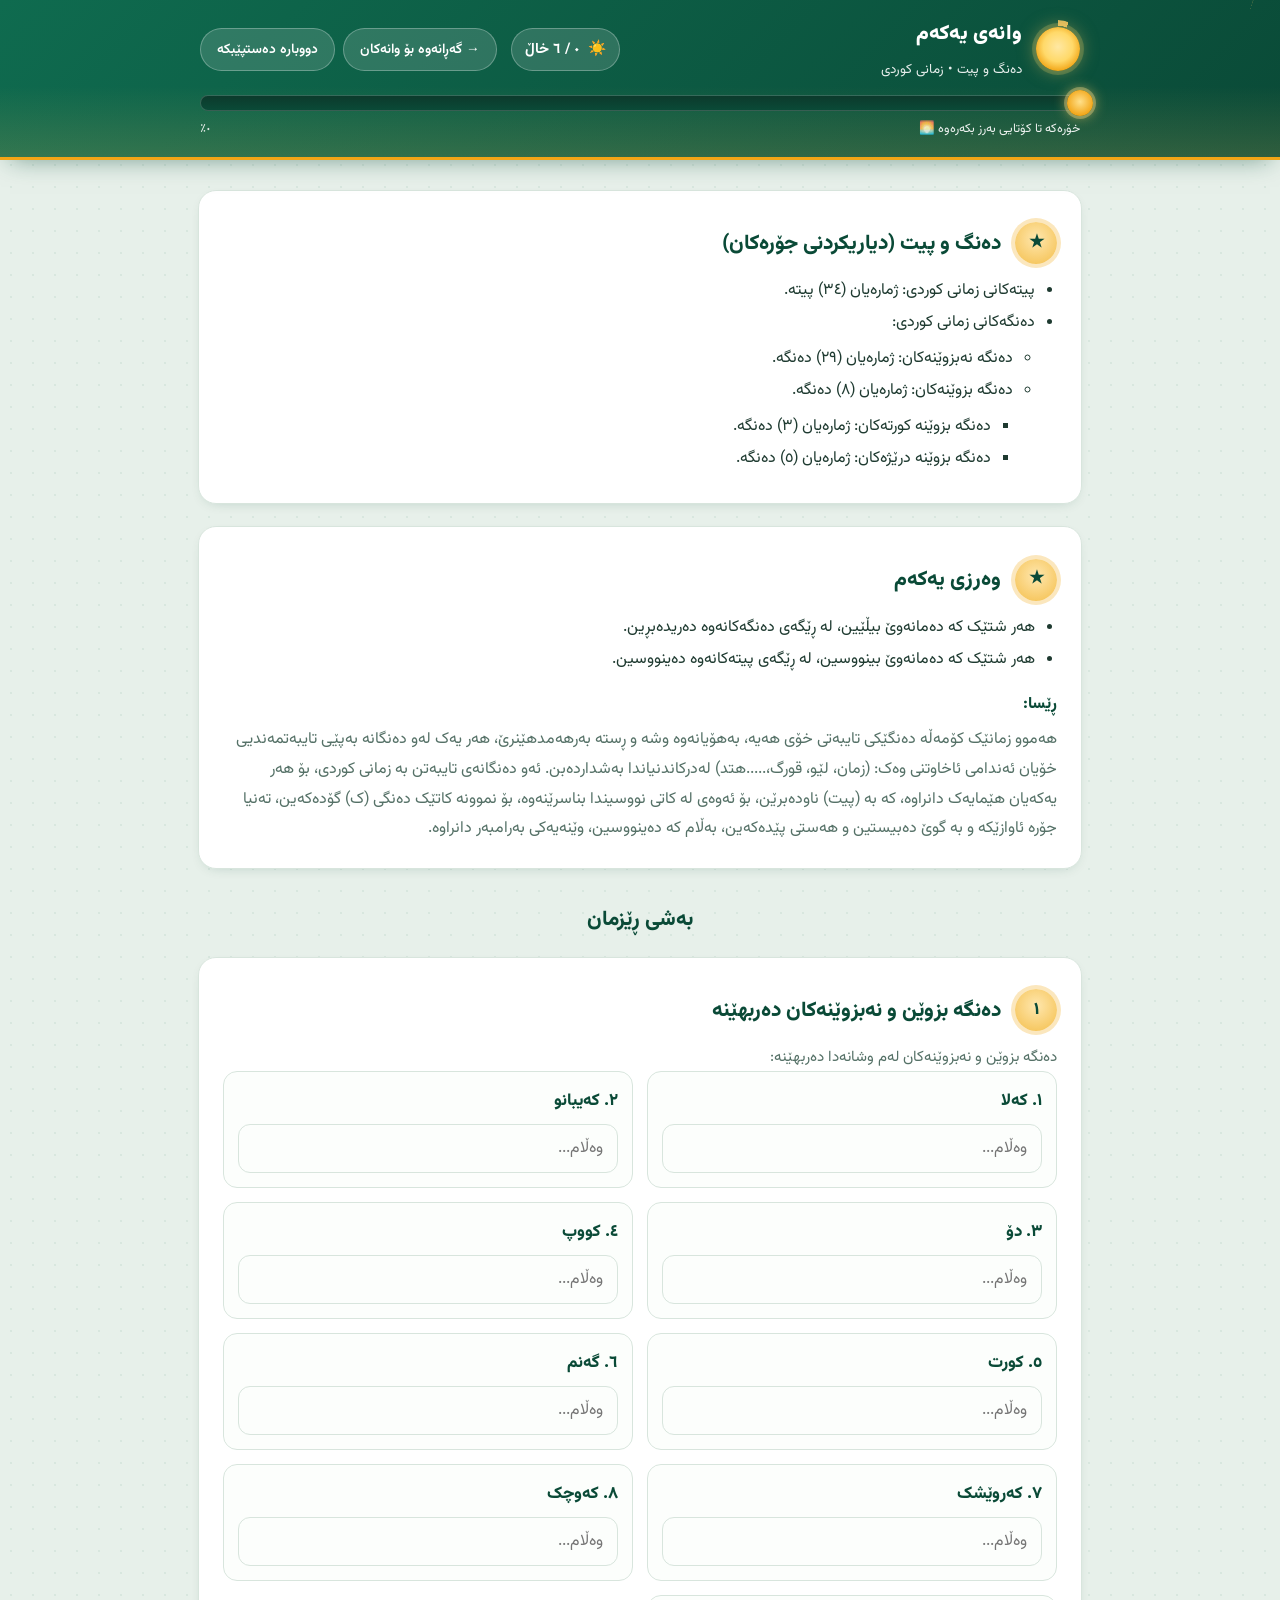
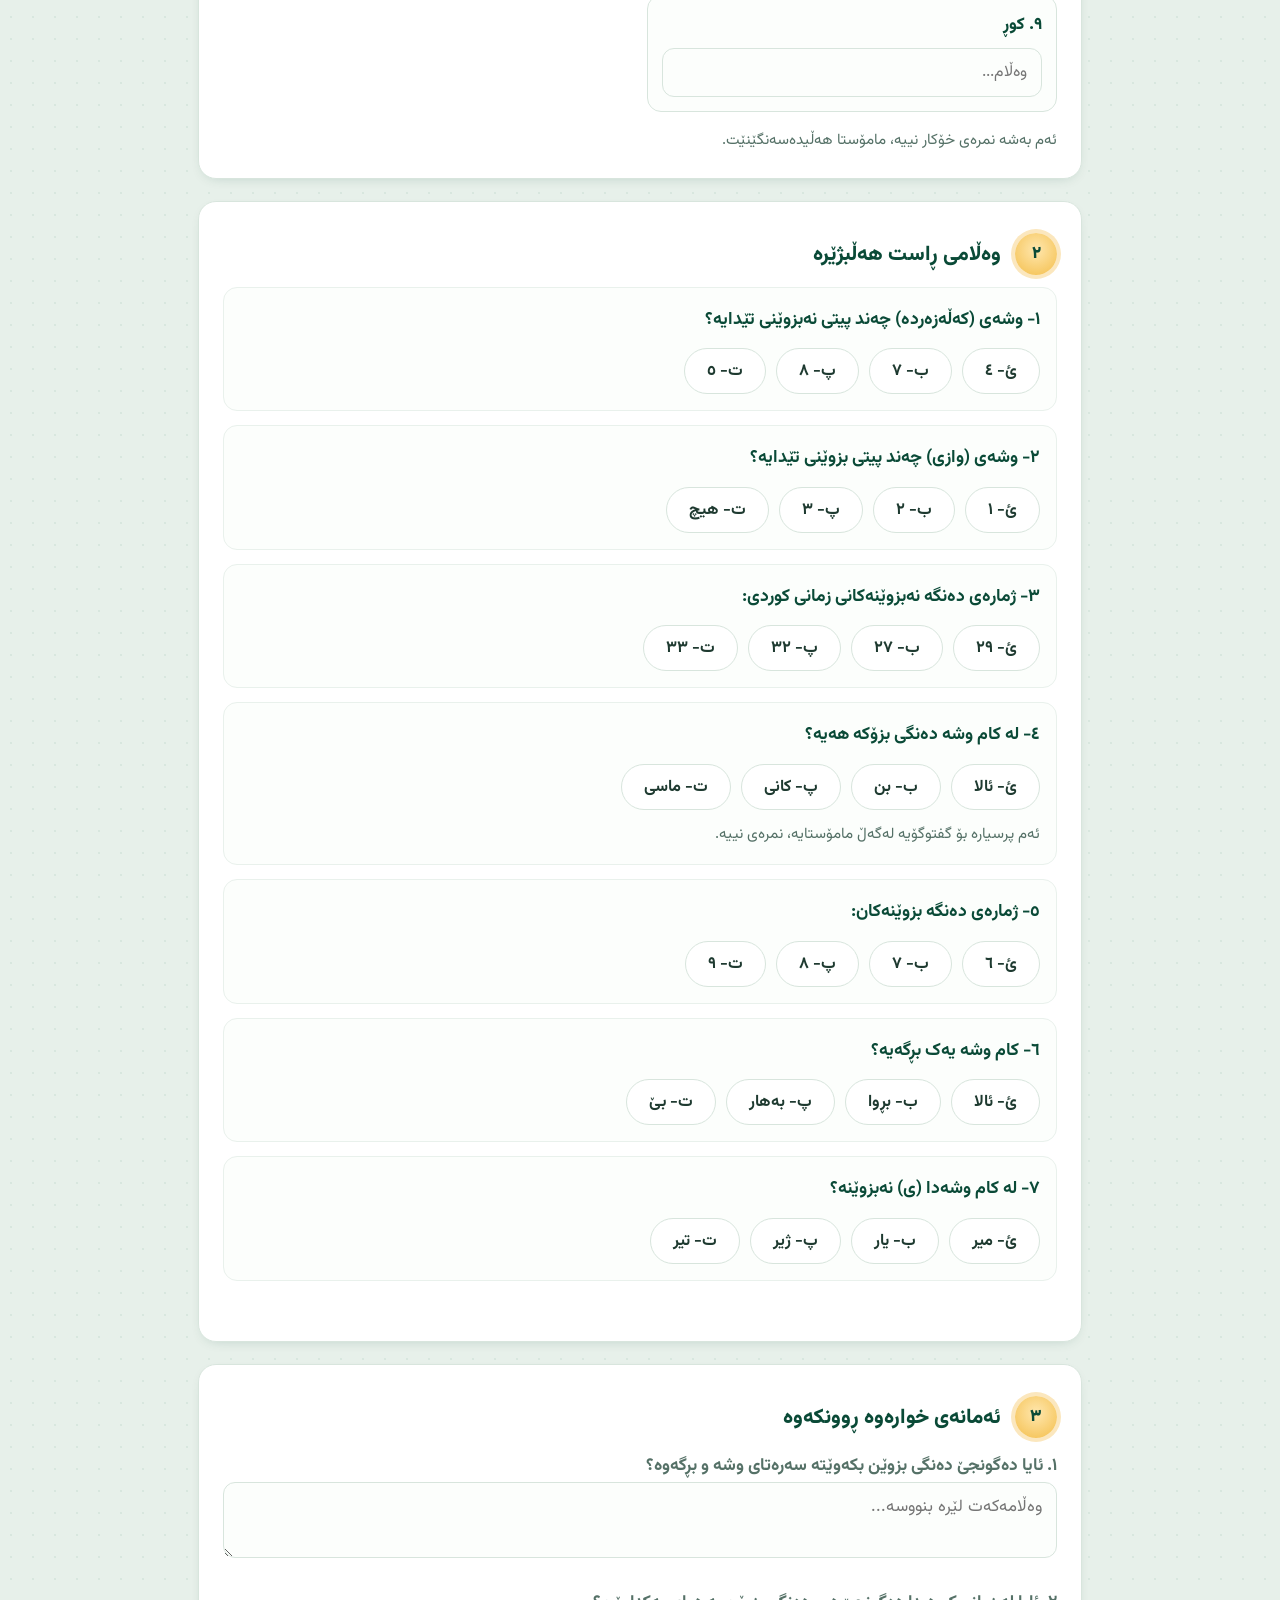
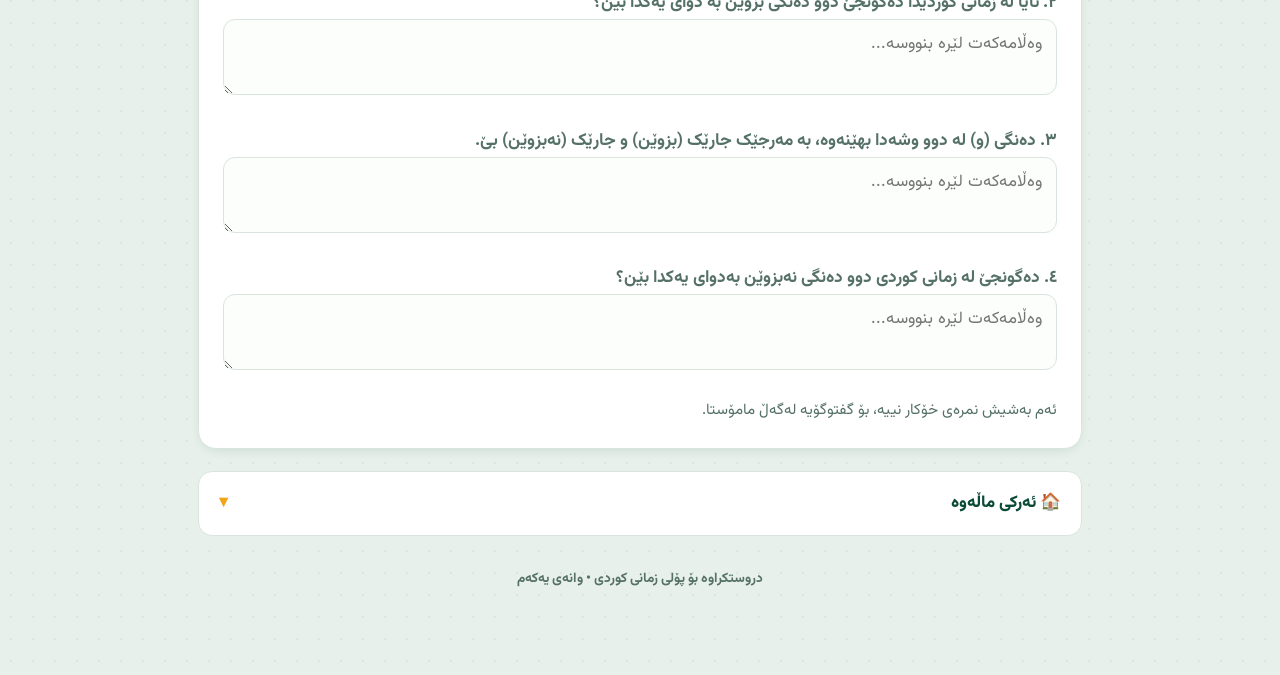
<file: kurdish-sounds-letters.html>
<!DOCTYPE html>
<html lang="ku" dir="rtl">
<head>
<meta charset="UTF-8">
<meta name="viewport" content="width=device-width, initial-scale=1.0">
<title>وانەی یەکەم - دەنگ و پیت</title>
<link rel="preconnect" href="https://fonts.googleapis.com">
<link rel="preconnect" href="https://fonts.gstatic.com" crossorigin>
<link href="https://fonts.googleapis.com/css2?family=Vazirmatn:wght@300;400;500;700;800;900&display=swap" rel="stylesheet">
<link rel="stylesheet" href="styles.css">
</head>
<body>
<canvas id="confetti"></canvas>
<div id="celebrate">🎉 ئافەرین! هەموو پرسیارە نمرەدارەکانت ڕاستە ☀️</div>
<header class="appbar">
  <div class="appbar-inner">
    <div class="bar-top">
      <div class="brand">
        <div class="sun-badge" aria-hidden="true"></div>
        <div>
          <h1>وانەی یەکەم</h1>
          <p>دەنگ و پیت • زمانی کوردی</p>
        </div>
      </div>
      <div class="score-chip">☀️ <span id="scoreText">٠ / ٦ خاڵ</span></div>
      <div class="bar-actions">
        <a href="class-1.html" class="icon-btn">→ گەڕانەوە بۆ وانەکان</a>
        <button class="icon-btn" onclick="resetAll()">دووبارە دەستپێبکە</button>
      </div>
    </div>
    <div class="progress-wrap">
      <div class="progress-track">
        <div class="progress-fill" id="progFill"></div>
        <div class="progress-sun" id="progSun" aria-hidden="true"></div>
      </div>
      <div class="progress-meta">
        <span>خۆرەکە تا کۆتایی بەرز بکەرەوە 🌅</span>
        <span id="progPct">٠٪</span>
      </div>
    </div>
  </div>
</header>
<main>
  <section class="card">
    <div class="ex-head">
      <span class="num">★</span>
      <h2>دەنگ و پیت (دیاریکردنی جۆرەکان)</h2>
    </div>
    <ul style="margin:0; padding-inline-start:22px; line-height:2;">
      <li>پیتەکانی زمانی کوردی: ژمارەیان (٣٤) پیتە.</li>
      <li>دەنگەکانی زمانی کوردی:
        <ul style="margin:4px 0; padding-inline-start:22px;">
          <li>دەنگە نەبزوێنەکان: ژمارەیان (٢٩) دەنگە.</li>
          <li>دەنگە بزوێنەکان: ژمارەیان (٨) دەنگە.
            <ul style="margin:4px 0; padding-inline-start:22px;">
              <li>دەنگە بزوێنە کورتەکان: ژمارەیان (٣) دەنگە.</li>
              <li>دەنگە بزوێنە درێژەکان: ژمارەیان (٥) دەنگە.</li>
            </ul>
          </li>
        </ul>
      </li>
    </ul>
  </section>

  <section class="card">
    <div class="ex-head">
      <span class="num">★</span>
      <h2>وەرزی یەکەم</h2>
    </div>
    <ul style="margin:0 0 14px; padding-inline-start:22px; line-height:2;">
      <li>هەر شتێک کە دەمانەوێ بیڵێین، لە ڕێگەی دەنگەکانەوە دەریدەبڕین.</li>
      <li>هەر شتێک کە دەمانەوێ بینووسین، لە ڕێگەی پیتەکانەوە دەینووسین.</li>
    </ul>
    <p style="margin:0 0 6px; font-weight:800; color:var(--green-deep);">ڕێسا:</p>
    <p style="margin:0;">هەموو زمانێک کۆمەڵە دەنگێکی تایبەتی خۆی هەیە، بەهۆیانەوە وشە و ڕستە بەرهەمدهێنرێ، هەر یەک لەو دەنگانە بەپێی تایبەتمەندیی خۆیان ئەندامی ئاخاوتنی وەک: (زمان، لێو، قورگ،.....هتد) لەدرکاندنیاندا بەشداردەبن. ئەو دەنگانەی تایبەتن بە زمانی کوردی، بۆ هەر یەکەیان هێمایەک دانراوە، کە بە (پیت) ناودەبرێن، بۆ ئەوەی لە کاتی نووسیندا بناسرێنەوە، بۆ نموونە کاتێک دەنگی (ک) گۆدەکەین، تەنیا جۆرە ئاوازێکە و بە گوێ دەبیستین و هەستی پێدەکەین، بەڵام کە دەینووسین، وێنەیەکی بەرامبەر دانراوە.</p>
  </section>

  <h2 class="section-title">بەشی ڕێزمان</h2>

  <section class="card" id="ex1">
    <div class="ex-head"><span class="num">١</span><h2>دەنگە بزوێن و نەبزوێنەکان دەربهێنە</h2></div>
    <p class="ex-sub">دەنگە بزوێن و نەبزوێنەکان لەم وشانەدا دەربهێنە:</p>
    <div class="grid2">
      <div class="mini"><label>١. کەلا</label><input class="write" placeholder="وەڵام..."></div>
      <div class="mini"><label>٢. کەیبانو</label><input class="write" placeholder="وەڵام..."></div>
      <div class="mini"><label>٣. دۆ</label><input class="write" placeholder="وەڵام..."></div>
      <div class="mini"><label>٤. کووپ</label><input class="write" placeholder="وەڵام..."></div>
      <div class="mini"><label>٥. کورت</label><input class="write" placeholder="وەڵام..."></div>
      <div class="mini"><label>٦. گەنم</label><input class="write" placeholder="وەڵام..."></div>
      <div class="mini"><label>٧. کەروێشک</label><input class="write" placeholder="وەڵام..."></div>
      <div class="mini"><label>٨. کەوچک</label><input class="write" placeholder="وەڵام..."></div>
      <div class="mini"><label>٩. کوڕ</label><input class="write" placeholder="وەڵام..."></div>
    </div>
    <p class="ex-sub" style="margin-top:14px; margin-bottom:0;">ئەم بەشە نمرەی خۆکار نییە، مامۆستا هەڵیدەسەنگێنێت.</p>
  </section>

  <section class="card" id="ex2">
    <div class="ex-head"><span class="num">٢</span><h2>وەڵامی ڕاست هەڵبژێرە</h2></div>
    <div id="mcqBox"></div>
    <div class="feedback" id="fbMcq"></div>
  </section>

  <section class="card" id="ex3">
    <div class="ex-head"><span class="num">٣</span><h2>ئەمانەی خوارەوە ڕوونکەوە</h2></div>
    <div class="stack">
      <div>
        <p class="prompt">١. ئایا دەگونجێ دەنگی بزوێن بکەوێتە سەرەتای وشە و بڕگەوە؟</p>
        <textarea class="write" rows="2" placeholder="وەڵامەکەت لێرە بنووسە..."></textarea>
      </div>
      <div>
        <p class="prompt">٢. ئایا لە زمانی کوردیدا دەگونجێ دوو دەنگی بزوێن بە دوای یەکدا بێن؟</p>
        <textarea class="write" rows="2" placeholder="وەڵامەکەت لێرە بنووسە..."></textarea>
      </div>
      <div>
        <p class="prompt">٣. دەنگی (و) لە دوو وشەدا بهێنەوە، بە مەرجێک جارێک (بزوێن) و جارێک (نەبزوێن) بێ.</p>
        <textarea class="write" rows="2" placeholder="وەڵامەکەت لێرە بنووسە..."></textarea>
      </div>
      <div>
        <p class="prompt">٤. دەگونجێ لە زمانی کوردی دوو دەنگی نەبزوێن بەدوای یەکدا بێن؟</p>
        <textarea class="write" rows="2" placeholder="وەڵامەکەت لێرە بنووسە..."></textarea>
      </div>
    </div>
    <p class="ex-sub" style="margin-top:14px; margin-bottom:0;">ئەم بەشیش نمرەی خۆکار نییە، بۆ گفتوگۆیە لەگەڵ مامۆستا.</p>
  </section>

  <details class="acc">
    <summary>🏠 ئەرکی ماڵەوە <span class="tw">▾</span></summary>
    <div class="body">
      <p>لەبارەی پشووی هاوینی ئەمسالت پێنج ڕستە بە شێوەی دارشتن بنووسە، دواتر هەموو ئەو پیتانەی کە بەکارهێناون بیاننووسە و بزانە چ پیتێکی زمانی کوردیت بەکارنەهێناوە.</p>
    </div>
  </details>

  <p class="footnote">دروستکراوە بۆ پۆلی زمانی کوردی • وانەی یەکەم</p>
</main>
<script>
const AR = ['٠','١','٢','٣','٤','٥','٦','٧','٨','٩'];
const toAr = n => String(n).replace(/\d/g, d => AR[+d]);

const MAX = 6;
let mcqScore = 0, mcqDone = 0, celebrated = false;

const mcq = [
  {stem:'وشەی (کەڵەزەردە) چەند پیتی نەبزوێنی تێدایە؟', opts:['٤','٧','٨','٥'], correct:3, graded:true},
  {stem:'وشەی (وازی) چەند پیتی بزوێنی تێدایە؟', opts:['١','٢','٣','هیچ'], correct:1, graded:true},
  {stem:'ژمارەی دەنگە نەبزوێنەکانی زمانی کوردی:', opts:['٢٩','٢٧','٣٢','٣٣'], correct:0, graded:true},
  {stem:'لە کام وشە دەنگی بزۆکە هەیە؟', opts:['ئالا','بن','کانی','ماسی'], correct:null, graded:false},
  {stem:'ژمارەی دەنگە بزوێنەکان:', opts:['٦','٧','٨','٩'], correct:2, graded:true},
  {stem:'کام وشە یەک بڕگەیە؟', opts:['ئالا','بڕوا','بەهار','بێ'], correct:3, graded:true},
  {stem:'لە کام وشەدا (ی) نەبزوێنە؟', opts:['میر','یار','ژیر','تیر'], correct:1, graded:true}
];

function setFb(id, msg, kind){
  const el = document.getElementById(id);
  el.textContent = msg;
  el.className = 'feedback ' + (kind||'');
}
function flash(el, ok){
  el.classList.remove('shake','pop');
  void el.offsetWidth;
  el.classList.add(ok ? 'pop' : 'shake');
}
function cheerSun(){
  const sun = document.querySelector('.sun-badge');
  if(!sun) return;
  sun.classList.remove('cheer');
  void sun.offsetWidth;
  sun.classList.add('cheer');
  setTimeout(()=>sun.classList.remove('cheer'), 700);
}
function updateProgress(){
  const pct = Math.round((mcqScore/MAX)*100);
  document.getElementById('progFill').style.width = pct + '%';
  document.getElementById('progSun').style.right = 'calc(' + pct + '% - 14px)';
  document.getElementById('progPct').textContent = toAr(pct) + '٪';
  document.getElementById('scoreText').textContent = toAr(mcqScore) + ' / ' + toAr(MAX) + ' خاڵ';
  if(mcqScore >= MAX && !celebrated){ celebrated = true; celebrate(); }
}
function buildMcq(){
  mcqDone = 0;
  const box = document.getElementById('mcqBox');
  box.innerHTML = '';
  const labels = ['ئ','ب','پ','ت'];
  mcq.forEach((q,qi)=>{
    const wrap = document.createElement('div');
    wrap.className = 'quiz-q';
    const stem = document.createElement('p');
    stem.className = 'stem';
    stem.textContent = toAr(qi+1) + '- ' + q.stem;
    const opts = document.createElement('div');
    opts.className = 'opts';
    q.opts.forEach((text,oi)=>{
      const b = document.createElement('button');
      b.className = 'opt';
      b.textContent = labels[oi] + '- ' + text;
      b.onclick = ()=>answerMcq(b, opts, oi, q);
      opts.appendChild(b);
    });
    wrap.appendChild(stem); wrap.appendChild(opts);
    if(!q.graded){
      const note = document.createElement('p');
      note.className = 'ex-sub';
      note.style.margin = '10px 0 0';
      note.textContent = 'ئەم پرسیارە بۆ گفتوگۆیە لەگەڵ مامۆستایە، نمرەی نییە.';
      wrap.appendChild(note);
    }
    box.appendChild(wrap);
  });
}
function answerMcq(btn, group, oi, q){
  if(group.dataset.locked) return;
  group.dataset.locked = '1';
  const buttons = group.querySelectorAll('.opt');
  if(q.graded){
    buttons.forEach((o,i)=>{
      o.disabled = true;
      if(i === q.correct) o.classList.add('ok');
    });
    if(oi === q.correct){ mcqScore++; flash(btn,true); cheerSun(); }
    else { btn.classList.add('no'); flash(btn,false); }
  } else {
    buttons.forEach(o=>{ o.disabled = true; });
    btn.style.borderColor = 'var(--ink-soft)';
  }
  mcqDone++;
  updateProgress();
  if(mcqDone === mcq.length){
    setFb('fbMcq', 'تەواوت کرد: ' + toAr(mcqScore) + ' لە ' + toAr(MAX) + ' لە پرسیارە نمرەدارەکان ڕاستە.', mcqScore===MAX?'good':'warn');
  }
}
function resetAll(){
  mcqScore = 0; celebrated = false;
  document.getElementById('celebrate').style.display = 'none';
  document.getElementById('fbMcq').textContent = '';
  document.querySelectorAll('input.write, textarea.write').forEach(el=> el.value = '');
  buildMcq();
  updateProgress();
  window.scrollTo({top:0, behavior:'smooth'});
}
function celebrate(){
  const banner = document.getElementById('celebrate');
  banner.style.display = 'flex';
  setTimeout(()=>{ banner.style.display='none'; }, 6000);
  if(window.matchMedia && window.matchMedia('(prefers-reduced-motion: reduce)').matches) return;
  runConfetti();
}
function runConfetti(){
  const cv = document.getElementById('confetti');
  const ctx = cv.getContext('2d');
  cv.width = innerWidth; cv.height = innerHeight;
  const colors = ['#F2A516','#1F9D6B','#E2574C','#0F6B4F','#FFD86B'];
  const N = 140;
  const parts = Array.from({length:N}, ()=>({
    x: Math.random()*cv.width,
    y: -20 - Math.random()*cv.height*0.5,
    r: 5 + Math.random()*7,
    c: colors[(Math.random()*colors.length)|0],
    vy: 2 + Math.random()*3.5,
    vx: -1.5 + Math.random()*3,
    rot: Math.random()*6.28,
    vr: -0.2 + Math.random()*0.4
  }));
  let frames = 0;
  (function tick(){
    ctx.clearRect(0,0,cv.width,cv.height);
    parts.forEach(p=>{
      p.x += p.vx; p.y += p.vy; p.rot += p.vr;
      ctx.save(); ctx.translate(p.x,p.y); ctx.rotate(p.rot);
      ctx.fillStyle = p.c;
      ctx.fillRect(-p.r/2, -p.r/2, p.r, p.r*0.6);
      ctx.restore();
    });
    frames++;
    if(frames < 170) requestAnimationFrame(tick);
    else ctx.clearRect(0,0,cv.width,cv.height);
  })();
}
window.addEventListener('resize', ()=>{
  const cv = document.getElementById('confetti');
  cv.width = innerWidth; cv.height = innerHeight;
});
buildMcq();
updateProgress();
</script>
</body>
</html>
</file>
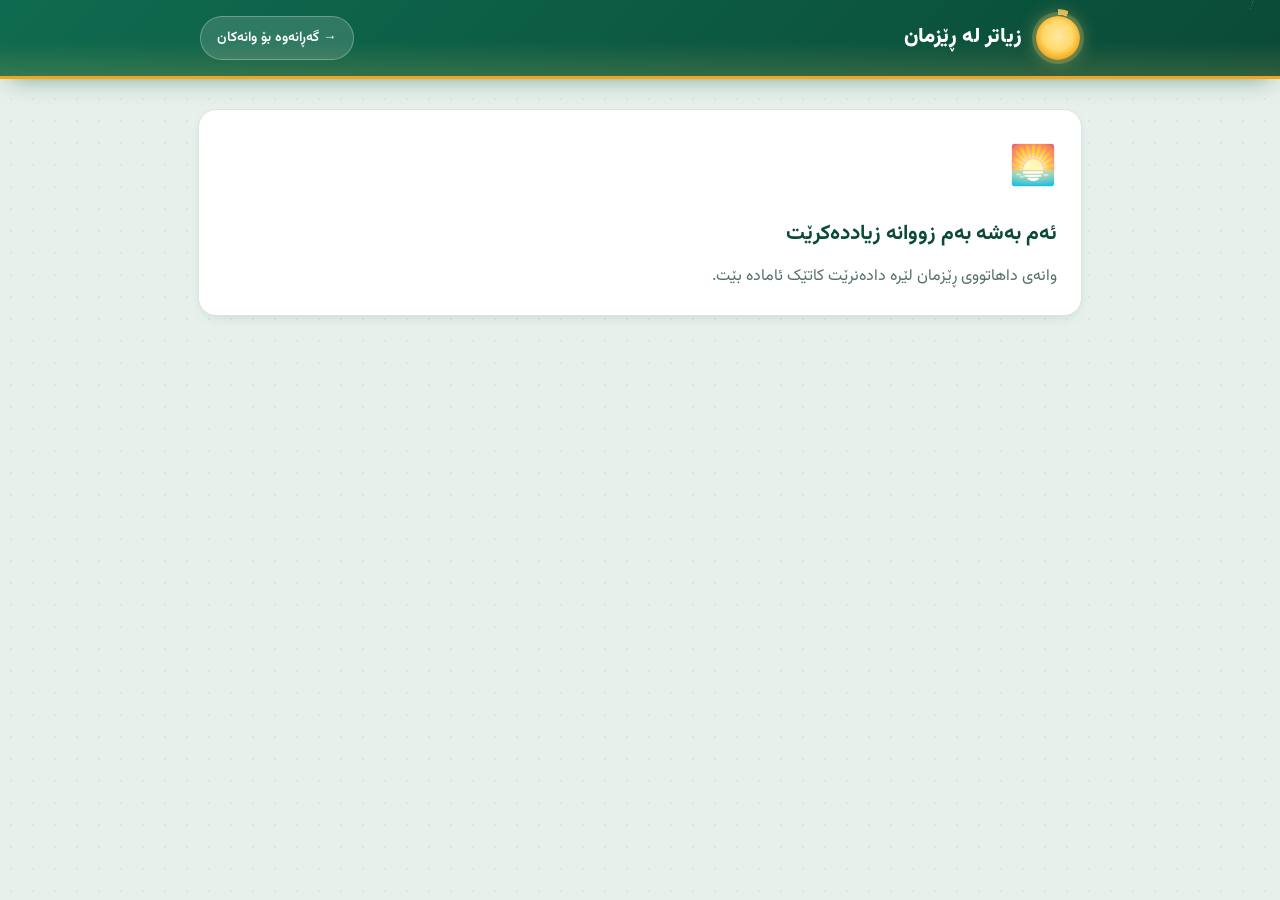
<file: lecture-3-coming-soon.html>
<!DOCTYPE html>
<html lang="ku" dir="rtl">
<head>
<meta charset="UTF-8">
<meta name="viewport" content="width=device-width, initial-scale=1.0">
<title>بەشی داهاتوو (ڕاهێنانەکانی زمانی کوردی)</title>
<link rel="preconnect" href="https://fonts.googleapis.com">
<link rel="preconnect" href="https://fonts.gstatic.com" crossorigin>
<link href="https://fonts.googleapis.com/css2?family=Vazirmatn:wght@300;400;500;700;800;900&display=swap" rel="stylesheet">
<link rel="stylesheet" href="styles.css">
</head>
<body>
<header class="appbar">
  <div class="appbar-inner">
    <div class="bar-top">
      <div class="brand">
        <div class="sun-badge" aria-hidden="true"></div>
        <h1>زیاتر لە ڕێزمان</h1>
      </div>
      <a href="class-1.html" class="icon-btn">→ گەڕانەوە بۆ وانەکان</a>
    </div>
  </div>
</header>
<main>
  <div class="card">
    <div class="sun-emoji">🌅</div>
    <h2>ئەم بەشە بەم زووانە زیاددەکرێت</h2>
    <p>وانەی داهاتووی ڕێزمان لێرە دادەنرێت کاتێک ئامادە بێت.</p>
  </div>
</main>
</body>
</html>
</file>
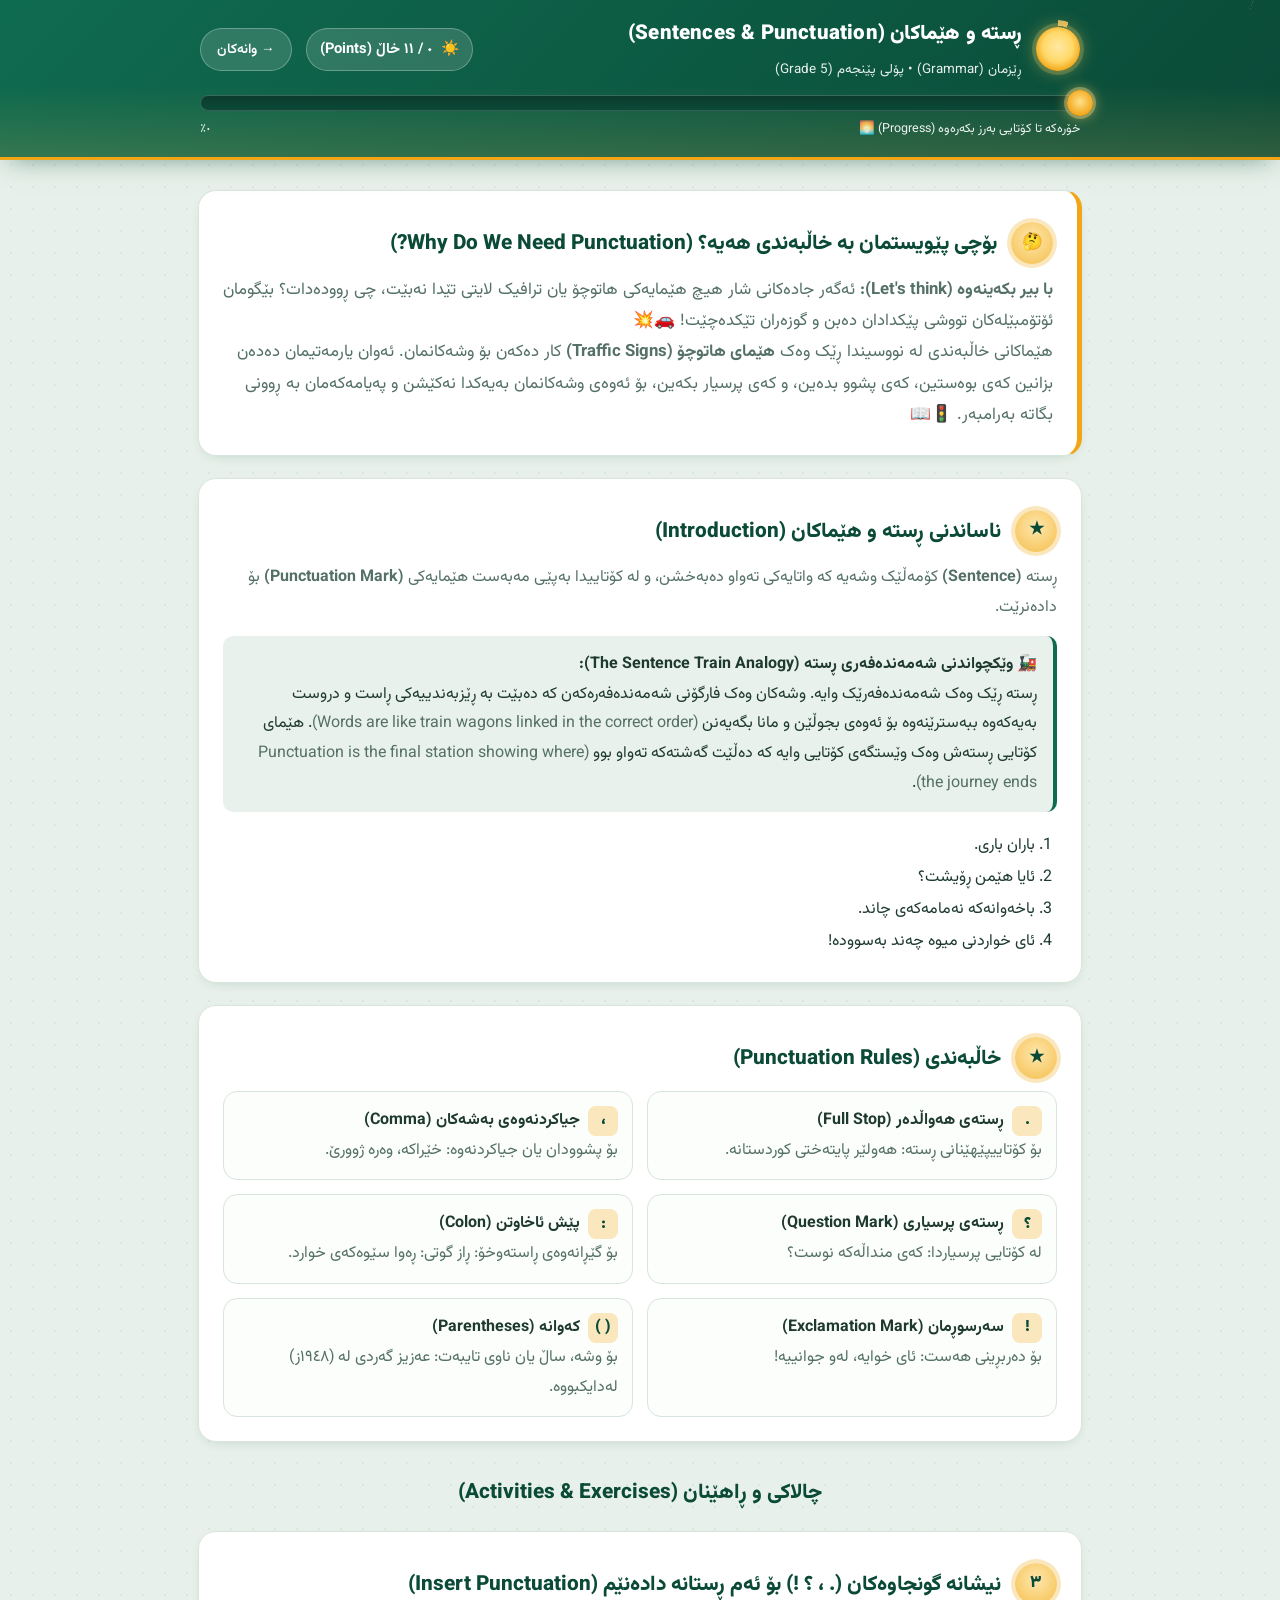
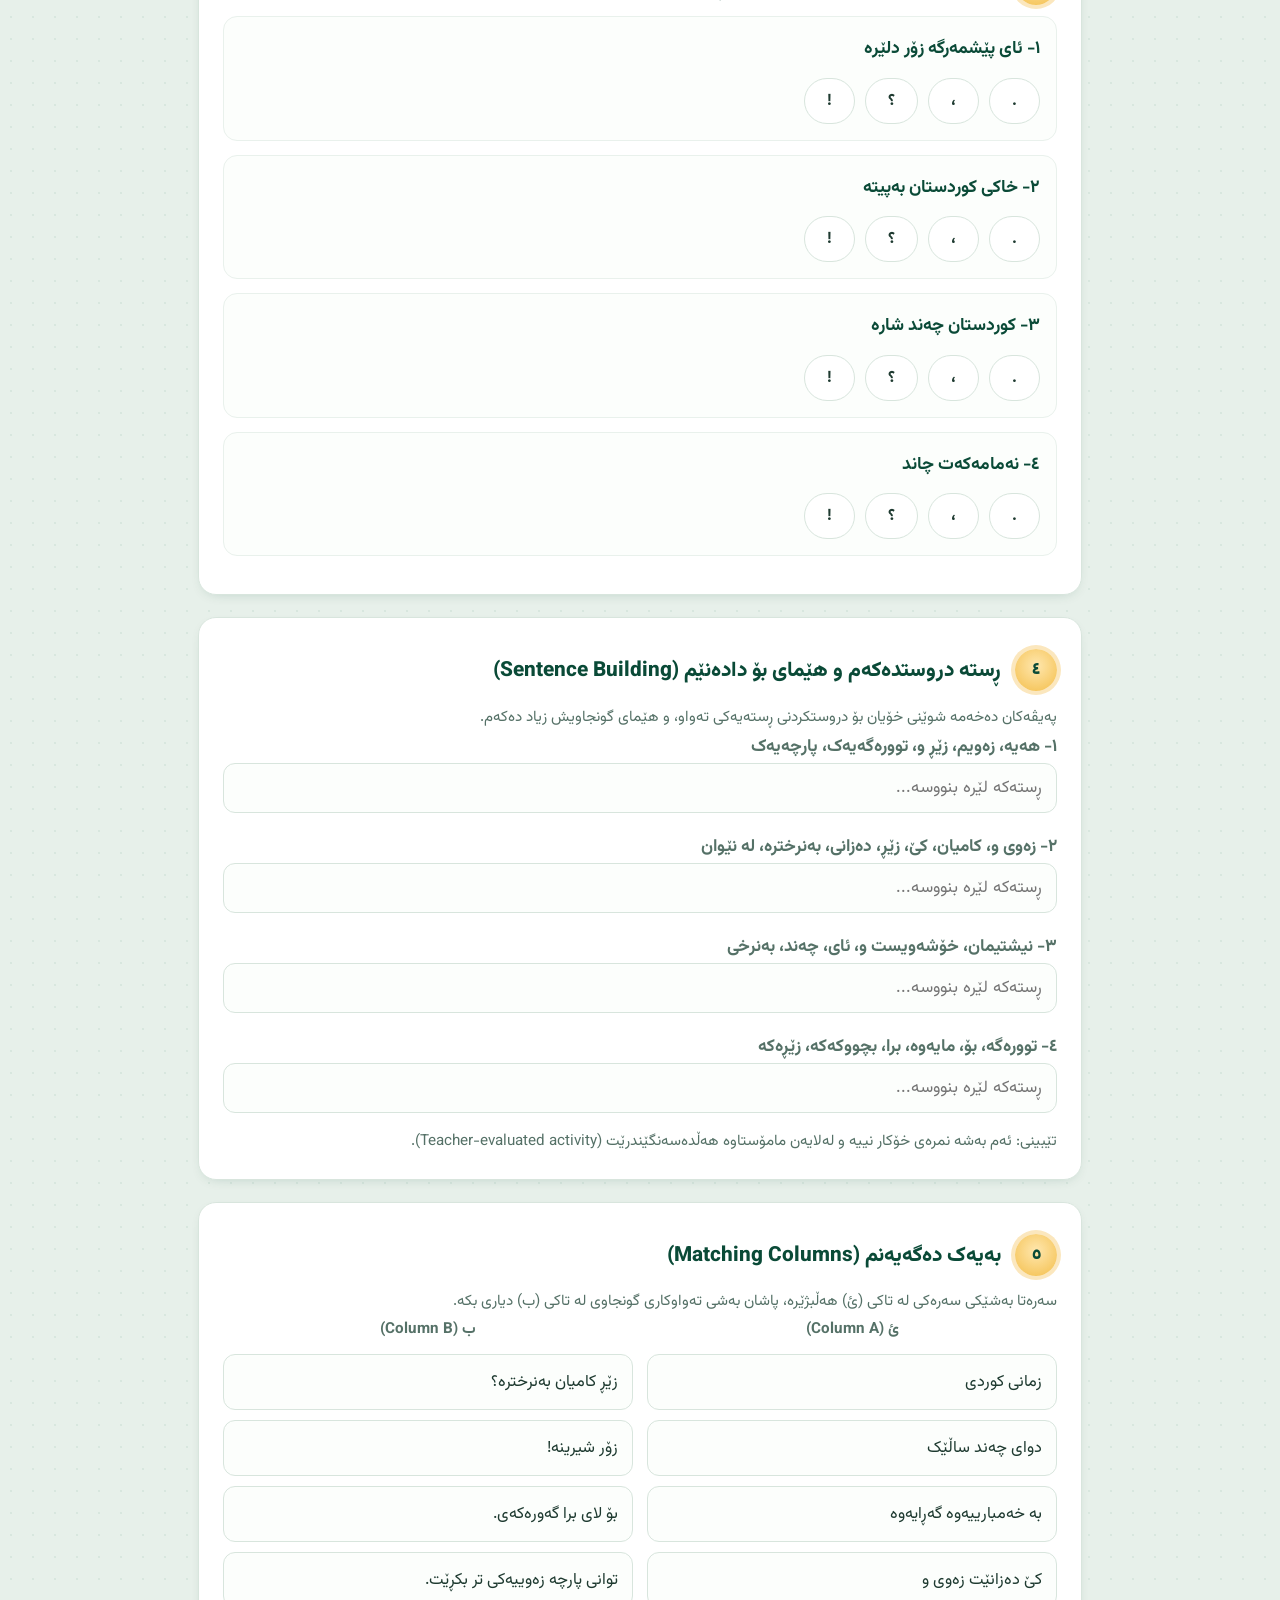
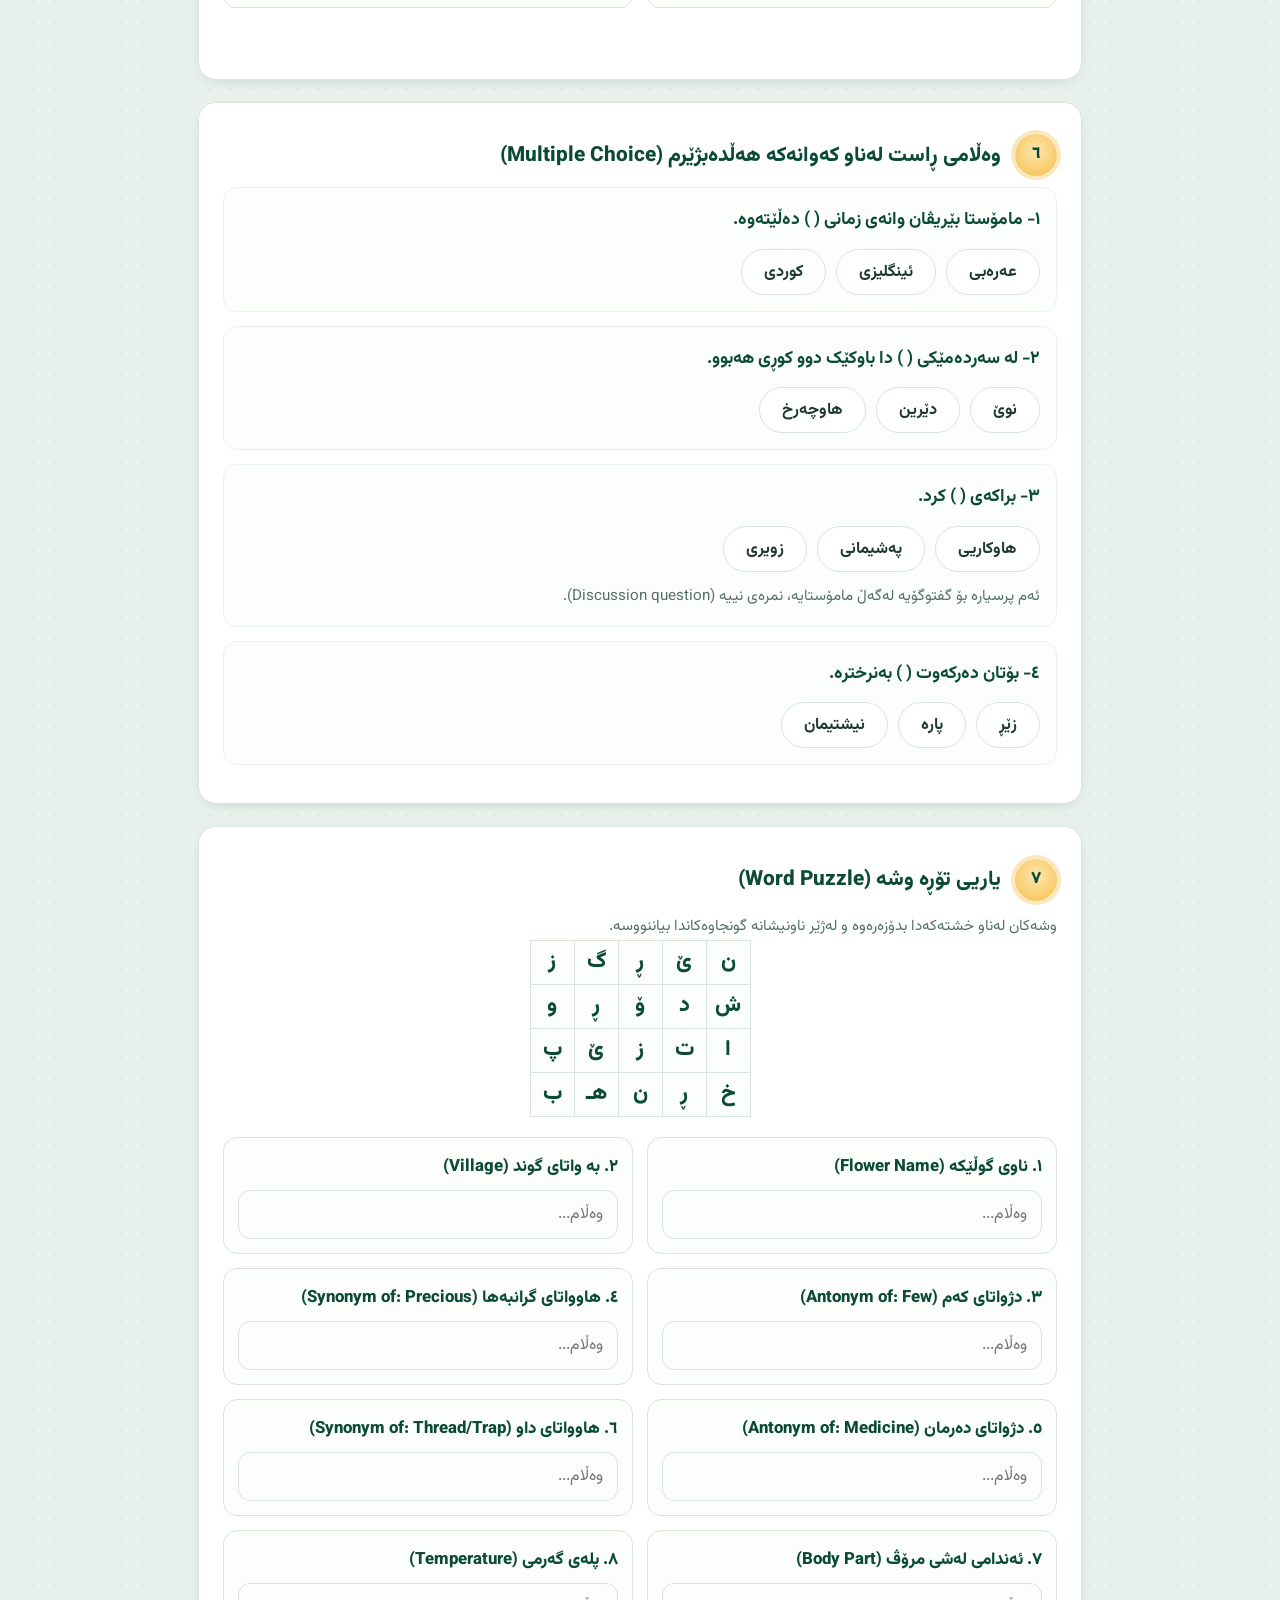
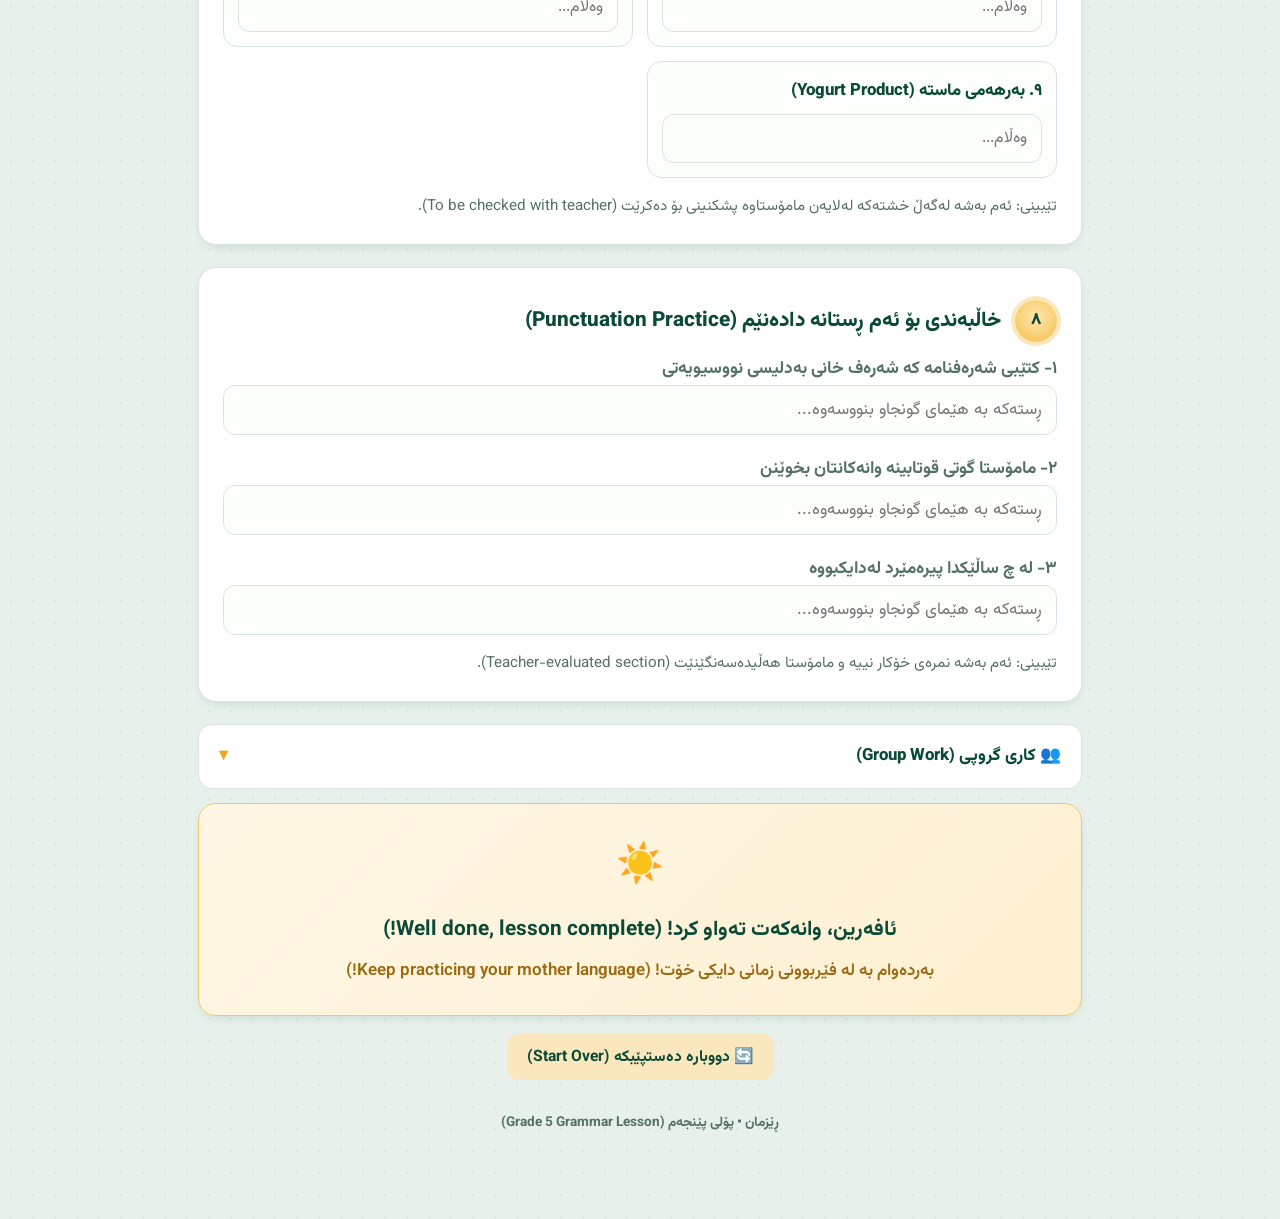
<file: rste-w-himakan.html>
<!DOCTYPE html>
<html lang="ku" dir="rtl">
<head>
<meta charset="UTF-8">
<meta name="viewport" content="width=device-width, initial-scale=1.0">
<title>ڕستە و هێماکان (Sentences & Punctuation) - پۆلی پێنجەم</title>
<link rel="preconnect" href="https://fonts.googleapis.com">
<link rel="preconnect" href="https://fonts.gstatic.com" crossorigin>
<link href="https://fonts.googleapis.com/css2?family=Vazirmatn:wght@300;400;500;700;800;900&display=swap" rel="stylesheet">
<link rel="stylesheet" href="styles.css">
</head>
<body>
<canvas id="confetti"></canvas>
<div id="celebrate">🎉 ئافەرین! هەموو پرسیارە نمرەدارەکانت ڕاست بوون (Excellent Job!) ☀️</div>
<header class="appbar">
  <div class="appbar-inner">
    <div class="bar-top">
      <div class="brand">
        <div class="sun-badge" aria-hidden="true"></div>
        <div>
          <h1>ڕستە و هێماکان (Sentences & Punctuation)</h1>
          <p>ڕێزمان (Grammar) • پۆلی پێنجەم (Grade 5)</p>
        </div>
      </div>
      <div class="score-chip">☀️ <span id="scoreText">٠ / ١١ خاڵ (Points)</span></div>
      <div class="bar-actions">
        <a href="class-5.html" class="icon-btn" title="Back to Lessons">→ وانەکان</a>
      </div>
    </div>
    <div class="progress-wrap">
      <div class="progress-track">
        <div class="progress-fill" id="progFill"></div>
        <div class="progress-sun" id="progSun" aria-hidden="true"></div>
      </div>
      <div class="progress-meta"><span>خۆرەکە تا کۆتایی بەرز بکەرەوە (Progress) 🌅</span><span id="progPct">٠٪</span></div>
    </div>
  </div>
</header>
<main>
  <section class="card analogy-card">
    <div class="ex-head">
      <span class="num">🤔</span>
      <h2>بۆچی پێویستمان بە خاڵبەندی هەیە؟ (Why Do We Need Punctuation?)</h2>
    </div>
    <p><b>با بیر بکەینەوە (Let's think):</b> ئەگەر جادەکانی شار هیچ هێمایەکی هاتوچۆ یان ترافیک لایتی تێدا نەبێت، چی ڕوودەدات؟ بێگومان ئۆتۆمبێلەکان تووشی پێکدادان دەبن و گوزەران تێکدەچێت! 🚗💥</p>
    <p>هێماکانی خاڵبەندی لە نووسیندا ڕێک وەک <b>هێمای هاتوچۆ (Traffic Signs)</b> کار دەکەن بۆ وشەکانمان. ئەوان یارمەتیمان دەدەن بزانین کەی بوەستین، کەی پشوو بدەین، و کەی پرسیار بکەین، بۆ ئەوەی وشەکانمان بەیەکدا نەکێشن و پەیامەکەمان بە ڕوونی بگاتە بەرامبەر. 🚦📖</p>
  </section>
  <section class="card">
    <div class="ex-head"><span class="num">★</span><h2>ناساندنی ڕستە و هێماکان (Introduction)</h2></div>
    <p>ڕستە <b>(Sentence)</b> کۆمەڵێک وشەیە کە واتایەکی تەواو دەبەخشن، و لە کۆتاییدا بەپێی مەبەست هێمایەکی <b>(Punctuation Mark)</b> بۆ دادەنرێت.</p>
    <div class="callout">
      🚂 <b>وێکچواندنی شەمەندەفەری ڕستە (The Sentence Train Analogy):</b><br>
      ڕستە ڕێک وەک شەمەندەفەرێک وایە. وشەکان وەک فارگۆنی شەمەندەفەرەکەن کە دەبێت بە ڕێزبەندییەکی ڕاست و دروست بەیەکەوە ببەسترێنەوە بۆ ئەوەی بجوڵێن و مانا بگەیەنن
      <span class="en">(Words are like train wagons linked in the correct order)</span>.
      هێمای کۆتایی ڕستەش وەک وێستگەی کۆتایی وایە کە دەڵێت گەشتەکە تەواو بوو
      <span class="en">(Punctuation is the final station showing where the journey ends)</span>.
    </div>
    <ol style="margin:10px 0 0; padding-inline-start:22px; line-height:2;">
      <li>باران باری.</li>
      <li>ئایا هێمن ڕۆیشت؟</li>
      <li>باخەوانەکە نەمامەکەی چاند.</li>
      <li>ئای خواردنی میوە چەند بەسوودە!</li>
    </ol>
  </section>
  <section class="card">
    <div class="ex-head"><span class="num">★</span><h2>خاڵبەندی (Punctuation Rules)</h2></div>
    <div class="grid2">
      <div class="mini"><span class="mark-badge">.</span><b>ڕستەی هەواڵدەر (Full Stop)</b><br><span style="color:var(--ink-soft);">بۆ کۆتاییپێهێنانی ڕستە: هەولێر پایتەختی کوردستانە.</span></div>
      <div class="mini"><span class="mark-badge">،</span><b>جیاکردنەوەی بەشەکان (Comma)</b><br><span style="color:var(--ink-soft);">بۆ پشوودان یان جیاکردنەوە: خێراکە، وەرە ژوورێ.</span></div>
      <div class="mini"><span class="mark-badge">؟</span><b>ڕستەی پرسیاری (Question Mark)</b><br><span style="color:var(--ink-soft);">لە کۆتایی پرسیاردا: کەی منداڵەکە نوست؟</span></div>
      <div class="mini"><span class="mark-badge">:</span><b>پێش ئاخاوتن (Colon)</b><br><span style="color:var(--ink-soft);">بۆ گێڕانەوەی ڕاستەوخۆ: ڕاز گوتی: ڕەوا سێوەکەی خوارد.</span></div>
      <div class="mini"><span class="mark-badge">!</span><b>سەرسوڕمان (Exclamation Mark)</b><br><span style="color:var(--ink-soft);">بۆ دەربڕینی هەست: ئای خوایە، لەو جوانییە!</span></div>
      <div class="mini"><span class="mark-badge">( )</span><b>کەوانە (Parentheses)</b><br><span style="color:var(--ink-soft);">بۆ وشە، ساڵ یان ناوی تایبەت: عەزیز گەردی لە (١٩٤٨ز) لەدایکبووە.</span></div>
    </div>
  </section>
  <h2 class="section-title">چالاکی و ڕاهێنان (Activities & Exercises)</h2>
  <section class="card" id="act3">
    <div class="ex-head"><span class="num">٣</span><h2>نیشانە گونجاوەکان (. ، ؟ !) بۆ ئەم ڕستانە دادەنێم (Insert Punctuation)</h2></div>
    <div id="act3Box"></div>
  </section>
  <section class="card" id="act4">
    <div class="ex-head"><span class="num">٤</span><h2>ڕستە دروستدەکەم و هێمای بۆ دادەنێم (Sentence Building)</h2></div>
    <p class="ex-sub">پەیڤەکان دەخەمە شوێنی خۆیان بۆ دروستکردنی ڕستەیەکی تەواو، و هێمای گونجاویش زیاد دەکەم.</p>
    <div class="stack">
      <div><p class="prompt">١- هەیە، زەویم، زێڕ و، توورەگەیەک، پارچەیەک</p><input class="write" placeholder="ڕستەکە لێرە بنووسە..."></div>
      <div><p class="prompt">٢- زەوی و، کامیان، کێ، زێڕ، دەزانی، بەنرخترە، لە نێوان</p><input class="write" placeholder="ڕستەکە لێرە بنووسە..."></div>
      <div><p class="prompt">٣- نیشتیمان، خۆشەویست و، ئای، چەند، بەنرخی</p><input class="write" placeholder="ڕستەکە لێرە بنووسە..."></div>
      <div><p class="prompt">٤- توورەگە، بۆ، مایەوە، برا، بچووکەکە، زێڕەکە</p><input class="write" placeholder="ڕستەکە لێرە بنووسە..."></div>
    </div>
    <p class="ex-sub" style="margin-top:14px; margin-bottom:0;">تێبینی: ئەم بەشە نمرەی خۆکار نییە و لەلایەن مامۆستاوە هەڵدەسەنگێندرێت (Teacher-evaluated activity).</p>
  </section>
  <section class="card" id="act5">
    <div class="ex-head"><span class="num">٥</span><h2>بەیەک دەگەیەنم (Matching Columns)</h2></div>
    <p class="ex-sub">سەرەتا بەشێکی سەرەکی لە تاکی (ئ) هەڵبژێرە، پاشان بەشی تەواوکاری گونجاوی لە تاکی (ب) دیاری بکە.</p>
    <div class="match-grid">
      <div class="match-col"><h3>ئ (Column A)</h3><div id="matchQ5"></div></div>
      <div class="match-col"><h3>ب (Column B)</h3><div id="matchA5"></div></div>
    </div>
    <div class="feedback" id="fb5"></div>
  </section>
  <section class="card" id="act6">
    <div class="ex-head"><span class="num">٦</span><h2>وەڵامی ڕاست لەناو کەوانەکە هەڵدەبژێرم (Multiple Choice)</h2></div>
    <div id="act6Box"></div>
  </section>
  <section class="card" id="act7">
    <div class="ex-head"><span class="num">٧</span><h2>یاریی تۆڕە وشە (Word Puzzle)</h2></div>
    <p class="ex-sub">وشەکان لەناو خشتەکەدا بدۆزەرەوە و لەژێر ناونیشانە گونجاوەکاندا بیاننووسە.</p>
    <table class="letter-grid">
      <tr><td>ن</td><td>ێ</td><td>ڕ</td><td>گ</td><td>ز</td></tr>
      <tr><td>ش</td><td>د</td><td>ۆ</td><td>ڕ</td><td>و</td></tr>
      <tr><td>ا</td><td>ت</td><td>ز</td><td>ێ</td><td>پ</td></tr>
      <tr><td>خ</td><td>ڕ</td><td>ن</td><td>هـ</td><td>ب</td></tr>
    </table>
    <div class="grid2">
      <div class="mini"><label>١. ناوی گوڵێکە (Flower Name)</label><input class="write" placeholder="وەڵام..."></div>
      <div class="mini"><label>٢. بە واتای گوند (Village)</label><input class="write" placeholder="وەڵام..."></div>
      <div class="mini"><label>٣. دژواتای کەم (Antonym of: Few)</label><input class="write" placeholder="وەڵام..."></div>
      <div class="mini"><label>٤. هاوواتای گرانبەها (Synonym of: Precious)</label><input class="write" placeholder="وەڵام..."></div>
      <div class="mini"><label>٥. دژواتای دەرمان (Antonym of: Medicine)</label><input class="write" placeholder="وەڵام..."></div>
      <div class="mini"><label>٦. هاوواتای داو (Synonym of: Thread/Trap)</label><input class="write" placeholder="وەڵام..."></div>
      <div class="mini"><label>٧. ئەندامی لەشی مرۆڤ (Body Part)</label><input class="write" placeholder="وەڵام..."></div>
      <div class="mini"><label>٨. پلەی گەرمی (Temperature)</label><input class="write" placeholder="وەڵام..."></div>
      <div class="mini"><label>٩. بەرهەمی ماستە (Yogurt Product)</label><input class="write" placeholder="وەڵام..."></div>
    </div>
    <p class="ex-sub" style="margin-top:14px; margin-bottom:0;">تێبینی: ئەم بەشە لەگەڵ خشتەکە لەلایەن مامۆستاوە پشکنینی بۆ دەکرێت (To be checked with teacher).</p>
  </section>
  <section class="card" id="act8">
    <div class="ex-head"><span class="num">٨</span><h2>خاڵبەندی بۆ ئەم ڕستانە دادەنێم (Punctuation Practice)</h2></div>
    <div class="stack">
      <div><p class="prompt">١- کتێبی شەرەفنامە کە شەرەف خانی بەدلیسی نووسیویەتی</p><input class="write" placeholder="ڕستەکە بە هێمای گونجاو بنووسەوە..."></div>
      <div><p class="prompt">٢- مامۆستا گوتی قوتابینە وانەکانتان بخوێنن</p><input class="write" placeholder="ڕستەکە بە هێمای گونجاو بنووسەوە..."></div>
      <div><p class="prompt">٣- لە چ ساڵێکدا پیرەمێرد لەدایکبووە</p><input class="write" placeholder="ڕستەکە بە هێمای گونجاو بنووسەوە..."></div>
    </div>
    <p class="ex-sub" style="margin-top:14px; margin-bottom:0;">تێبینی: ئەم بەشە نمرەی خۆکار نییە و مامۆستا هەڵیدەسەنگێنێت (Teacher-evaluated section).</p>
  </section>
  <details class="acc">
    <summary>👥 کاری گروپی (Group Work) <span class="tw">▾</span></summary>
    <div class="body">
      <p>دابەش ببن بەسەر چەند گروپێکدا. هەر گروپێک ڕستەی جۆراوجۆر (هەواڵدەر، پرسیاری، سەرسوڕمان) ئامادە بکات و هێماکانی خاڵبەندی بە شێوازێکی دروست تێدا بەکاربهێنێت.<br><b style="color:var(--green);">(In groups, prepare different types of sentences: declarative, interrogative, and exclamatory, and use correct punctuation marks.)</b></p>
    </div>
  </details>
  <div class="motivation">
    <div class="sun-emoji">☀️</div>
    <h3>ئافەرین، وانەکەت تەواو کرد! (Well done, lesson complete!)</h3>
    <p>بەردەوام بە لە فێربوونی زمانی دایکی خۆت! (Keep practicing your mother language!)</p>
  </div>
  <div class="actions center">
    <button class="btn btn-ghost" onclick="resetAll()">🔄 دووبارە دەستپێبکە (Start Over)</button>
  </div>
  <p class="footnote">ڕێزمان • پۆلی پێنجەم (Grade 5 Grammar Lesson)</p>
</main>
<script>
const AR = ['٠','١','٢','٣','٤','٥','٦','٧','٨','٩'];
const toAr = n => String(n).replace(/\d/g, d => AR[+d]);
const MAX = 11;
let score3 = 0, score5 = 0, score6 = 0, celebrated = false;
function totalScore(){ return score3 + score5 + score6; }
function flash(el, ok){ el.classList.remove('shake','pop'); void el.offsetWidth; el.classList.add(ok?'pop':'shake'); }
function cheerSun(){
  const sun = document.querySelector('.sun-badge');
  if(!sun) return;
  sun.classList.remove('cheer');
  void sun.offsetWidth;
  sun.classList.add('cheer');
  setTimeout(()=>sun.classList.remove('cheer'), 700);
}
function setFb(id, msg, kind){ const el=document.getElementById(id); el.textContent=msg; el.className='feedback '+(kind||''); }
function updateProgress(){
  const pts = totalScore();
  const pct = Math.round((pts/MAX)*100);
  document.getElementById('progFill').style.width = pct+'%';
  document.getElementById('progSun').style.right = 'calc('+pct+'% - 14px)';
  document.getElementById('progPct').textContent = toAr(pct)+'٪';
  document.getElementById('scoreText').textContent = toAr(pts)+' / '+toAr(MAX)+' خاڵ (Points)';
  if(pts>=MAX && !celebrated){ celebrated=true; celebrate(); }
}
/* Activity 3 */
const act3 = [
  {text:'ئای پێشمەرگە زۆر دلێرە', correct:'!'},
  {text:'خاکی کوردستان بەپیتە', correct:'.'},
  {text:'کوردستان چەند شارە', correct:'؟'},
  {text:'نەمامەکەت چاند', correct:'.'}
];
function buildAct3(){
  const box = document.getElementById('act3Box');
  box.innerHTML = '';
  const marks = ['.','،','؟','!'];
  act3.forEach((item,qi)=>{
    const wrap = document.createElement('div');
    wrap.className = 'quiz-q';
    const stem = document.createElement('p');
    stem.className = 'stem';
    stem.textContent = toAr(qi+1) + '- ' + item.text;
    const opts = document.createElement('div');
    opts.className = 'opts';
    marks.forEach(m=>{
      const b = document.createElement('button');
      b.className = 'opt'; b.textContent = m;
      b.onclick = ()=>answerAct3(b, opts, m, item.correct);
      opts.appendChild(b);
    });
    wrap.appendChild(stem); wrap.appendChild(opts);
    box.appendChild(wrap);
  });
}
function answerAct3(btn, group, picked, correct){
  if(group.dataset.locked) return;
  group.dataset.locked = '1';
  group.querySelectorAll('.opt').forEach(o=>{ o.disabled=true; if(o.textContent===correct) o.classList.add('ok'); });
  if(picked===correct){ score3++; flash(btn,true); cheerSun(); } else { btn.classList.add('no'); flash(btn,false); }
  updateProgress();
}
/* Activity 5 */
const pairs5 = [
  {q:'زمانی کوردی', a:'زۆر شیرینە!'},
  {q:'دوای چەند ساڵێک', a:'توانی پارچە زەوییەکی تر بکڕێت.'},
  {q:'بە خەمبارییەوە گەڕایەوە', a:'بۆ لای برا گەورەکەی.'},
  {q:'کێ دەزانێت زەوی و', a:'زێڕ کامیان بەنرخترە؟'}
];
let selQ5 = null, matched5 = 0;
function shuffle(arr){ return arr.map(x=>[Math.random(),x]).sort((a,b)=>a[0]-b[0]).map(x=>x[1]); }
function buildMatch5(){
  selQ5=null; matched5=0; score5=0;
  const qBox=document.getElementById('matchQ5'), aBox=document.getElementById('matchA5');
  qBox.innerHTML=''; aBox.innerHTML='';
  pairs5.forEach((p,i)=>{
    const q=document.createElement('div');
    q.className='match-item'; q.textContent=p.q; q.dataset.k=i;
    q.onclick=()=>selectQ5(q);
    qBox.appendChild(q);
  });
  shuffle(pairs5.map((p,i)=>({k:i,a:p.a}))).forEach(item=>{
    const a=document.createElement('div');
    a.className='match-item'; a.textContent=item.a; a.dataset.k=item.k;
    a.onclick=()=>selectA5(a);
    aBox.appendChild(a);
  });
}
function selectQ5(el){
  if(el.classList.contains('done')) return;
  document.querySelectorAll('#matchQ5 .match-item').forEach(x=>x.classList.remove('sel'));
  el.classList.add('sel'); selQ5=el;
}
function selectA5(el){
  if(el.classList.contains('done') || !selQ5) return;
  if(el.dataset.k===selQ5.dataset.k){
    el.classList.add('done'); selQ5.classList.add('done'); selQ5.classList.remove('sel');
    flash(el,true);
    selQ5=null; matched5++; score5=matched5; updateProgress();
    if(matched5===pairs5.length){ setFb('fb5','✓ هەموو جووتەکان بەستران! (All matched!)','good'); cheerSun(); }
  } else { flash(el,false); flash(selQ5,false); }
}
/* Activity 6 */
const act6 = [
  {stem:'مامۆستا بێریڤان وانەی زمانی ( ) دەڵێتەوە.', opts:['عەرەبی','ئینگلیزی','کوردی'], correct:2, graded:true},
  {stem:'لە سەردەمێکی ( ) دا باوکێک دوو کوڕی هەبوو.', opts:['نوێ','دێرین','هاوچەرخ'], correct:1, graded:true},
  {stem:'براکەی ( ) کرد.', opts:['هاوکاریی','پەشیمانی','زویری'], correct:null, graded:false},
  {stem:'بۆتان دەرکەوت ( ) بەنرخترە.', opts:['زێڕ','پارە','نیشتیمان'], correct:2, graded:true}
];
function buildAct6(){
  const box = document.getElementById('act6Box');
  box.innerHTML = '';
  act6.forEach((q,qi)=>{
    const wrap = document.createElement('div');
    wrap.className = 'quiz-q';
    const stem = document.createElement('p');
    stem.className = 'stem';
    stem.textContent = toAr(qi+1) + '- ' + q.stem;
    const opts = document.createElement('div');
    opts.className = 'opts';
    q.opts.forEach((text,oi)=>{
      const b = document.createElement('button');
      b.className = 'opt'; b.textContent = text;
      b.onclick = ()=>answerAct6(b, opts, oi, q);
      opts.appendChild(b);
    });
    wrap.appendChild(stem); wrap.appendChild(opts);
    if(!q.graded){
      const note = document.createElement('p');
      note.className='ex-sub'; note.style.margin='10px 0 0';
      note.textContent='ئەم پرسیارە بۆ گفتوگۆیە لەگەڵ مامۆستایە، نمرەی نییە (Discussion question).';
      wrap.appendChild(note);
    }
    box.appendChild(wrap);
  });
}
function answerAct6(btn, group, oi, q){
  if(group.dataset.locked) return;
  group.dataset.locked = '1';
  const buttons = group.querySelectorAll('.opt');
  if(q.graded){
    buttons.forEach((o,i)=>{ o.disabled=true; if(i===q.correct) o.classList.add('ok'); });
    if(oi===q.correct){ score6++; flash(btn,true); cheerSun(); } else { btn.classList.add('no'); flash(btn,false); }
  } else {
    buttons.forEach(o=>{ o.disabled=true; });
    btn.style.borderColor = 'var(--ink-soft)';
  }
  updateProgress();
}
function resetAll(){
  score3=0; score5=0; score6=0; celebrated=false;
  document.getElementById('celebrate').style.display='none';
  document.getElementById('fb5').textContent='';
  document.querySelectorAll('input.write').forEach(el=>el.value='');
  buildAct3(); buildMatch5(); buildAct6();
  updateProgress();
  window.scrollTo({top:0, behavior:'smooth'});
}
function celebrate(){
  const banner = document.getElementById('celebrate');
  banner.style.display='flex';
  setTimeout(()=>{ banner.style.display='none'; }, 6000);
  if(window.matchMedia && window.matchMedia('(prefers-reduced-motion: reduce)').matches) return;
  runConfetti();
}
function runConfetti(){
  const cv=document.getElementById('confetti'); const ctx=cv.getContext('2d');
  cv.width=innerWidth; cv.height=innerHeight;
  const colors=['#F2A516','#1F9D6B','#E2574C','#0F6B4F','#FFD86B']; const N=140;
  const parts=Array.from({length:N},()=>({
    x:Math.random()*cv.width, y:-20-Math.random()*cv.height*0.5, r:5+Math.random()*7,
    c:colors[(Math.random()*colors.length)|0], vy:2+Math.random()*3.5, vx:-1.5+Math.random()*3,
    rot:Math.random()*6.28, vr:-0.2+Math.random()*0.4
  }));
  let frames=0;
  (function tick(){
    ctx.clearRect(0,0,cv.width,cv.height);
    parts.forEach(p=>{
      p.x+=p.vx; p.y+=p.vy; p.rot+=p.vr;
      ctx.save(); ctx.translate(p.x,p.y); ctx.rotate(p.rot);
      ctx.fillStyle=p.c; ctx.fillRect(-p.r/2,-p.r/2,p.r,p.r*0.6);
      ctx.restore();
    });
    frames++;
    if(frames<170) requestAnimationFrame(tick); else ctx.clearRect(0,0,cv.width,cv.height);
  })();
}
window.addEventListener('resize', ()=>{ const cv=document.getElementById('confetti'); cv.width=innerWidth; cv.height=innerHeight; });
buildAct3(); buildMatch5(); buildAct6(); updateProgress();
</script>
</body>
</html>
</file>
<file: styles.css>
/* =====================================================================
   ڕاهێنانەکانی زمانی کوردی — shared stylesheet
   Every page links to this file. Change the look once here, it updates
   everywhere. Do not duplicate these rules back into individual pages.
===================================================================== */

:root{
  --bg:#E7F0EA;
  --paper:#FFFFFF;
  --paper-warm:#FCFEFC;
  --ink:#1E3A30;
  --ink-soft:#557167;
  --green:#0F6B4F;
  --green-deep:#0A4A37;
  --green-bright:#1F9D6B;
  --gold:#F2A516;
  --gold-soft:#FBE7BE;
  --gold-line:#F6C760;
  --coral:#E2574C;
  --coral-soft:#FCE3DF;
  --line:#D8E5DD;
  --line-soft:#E9F1EC;
  --ring:rgba(15,107,79,.30);
  --shadow:0 10px 30px -12px rgba(10,74,55,.28);
  --shadow-sm:0 4px 14px -8px rgba(10,74,55,.30);
  --radius:18px;
}

/* ---------- Base ---------- */
*{box-sizing:border-box}
html{scroll-behavior:smooth}
body{
  margin:0;
  font-family:'Vazirmatn','Noto Naskh Arabic','Segoe UI',Tahoma,sans-serif;
  color:var(--ink);
  background-color:var(--bg);
  background-image:radial-gradient(rgba(15,107,79,.07) 1.1px, transparent 1.1px);
  background-size:22px 22px;
  line-height:1.85;
  -webkit-font-smoothing:antialiased;
}
main{max-width:920px; margin:0 auto; padding:30px 18px 70px;}

/* ---------- App bar (every page uses this exact block) ---------- */
.appbar{
  position:sticky; top:0; z-index:40;
  background:
    linear-gradient(180deg, rgba(246,199,96,0) 55%, rgba(246,199,96,.16) 100%),
    linear-gradient(135deg,var(--green) 0%, var(--green-deep) 100%);
  color:#fff;
  box-shadow:0 8px 24px -10px rgba(10,74,55,.55);
  border-bottom:3px solid var(--gold);
  overflow:hidden;
}
.appbar::after{
  content:""; position:absolute; width:200px; height:200px; right:-70px; top:-90px;
  background:conic-gradient(from 0deg, rgba(246,199,96,.0) 0deg, rgba(246,199,96,.0) 14deg, rgba(246,199,96,.22) 18deg, rgba(246,199,96,.0) 22deg);
  border-radius:50%; pointer-events:none;
}
.appbar-inner{max-width:920px; margin:0 auto; padding:16px 20px; position:relative;}
/* .bar-top is the one horizontal row inside every header: brand on one
   side, optional score-chip / back-button / reset-button on the other.
   Hub pages use it with just a brand; exercise pages add siblings. */
.bar-top{display:flex; align-items:center; gap:14px; flex-wrap:wrap;}
.brand{display:flex; align-items:center; gap:14px; margin-inline-end:auto;}
.brand h1{font-size:1.28rem; font-weight:900; margin:0; letter-spacing:.2px;}
.brand p{margin:4px 0 0; font-size:.84rem; opacity:.9; font-weight:400;}
.score-chip{
  display:flex; align-items:center; gap:8px;
  background:rgba(255,255,255,.14); border:1px solid rgba(255,255,255,.28);
  padding:7px 13px; border-radius:999px; font-weight:700; font-size:.92rem;
  white-space:nowrap;
}
.bar-actions{display:flex; gap:8px; flex-wrap:wrap;}
.icon-btn{
  background:rgba(255,255,255,.14); color:#fff; border:1px solid rgba(255,255,255,.28);
  padding:8px 16px; border-radius:999px; font-family:inherit; font-size:.86rem; font-weight:600;
  cursor:pointer; transition:background .15s, transform .1s; text-decoration:none; display:inline-block;
}
.icon-btn:hover{background:rgba(255,255,255,.26)}
.icon-btn:active{transform:translateY(1px)}

/* ---------- Sun badge: rays + glow + correct-answer cheer ---------- */
.sun-badge{
  width:44px; height:44px; border-radius:50%;
  background:radial-gradient(circle at 50% 45%, #FFE8A3, #FFD969 45%, var(--gold) 75%);
  box-shadow:0 0 0 4px rgba(255,217,105,.20), 0 0 18px rgba(246,199,96,.5);
  flex:none; position:relative;
  animation:sun-glow 3.5s ease-in-out infinite;
}
.sun-badge::before{
  content:""; position:absolute; inset:-7px;
  background:conic-gradient(from 0deg, var(--gold-line) 0 6%, transparent 6% 12.5%);
  border-radius:50%;
  -webkit-mask:radial-gradient(transparent 56%, #000 57%); mask:radial-gradient(transparent 56%, #000 57%);
  opacity:.88;
  animation:sun-spin 24s linear infinite;
}
.sun-badge.cheer{ animation:sun-cheer .7s ease; }
@keyframes sun-glow{
  0%,100%{ box-shadow:0 0 0 4px rgba(255,217,105,.20), 0 0 18px rgba(246,199,96,.5); }
  50%{ box-shadow:0 0 0 6px rgba(255,217,105,.32), 0 0 26px rgba(246,199,96,.8); }
}
@keyframes sun-spin{ from{transform:rotate(0deg);} to{transform:rotate(360deg);} }
@keyframes sun-cheer{
  0%{ transform:scale(1) rotate(0deg); filter:brightness(1); }
  35%{ transform:scale(1.25) rotate(8deg); filter:brightness(1.45); }
  100%{ transform:scale(1) rotate(0deg); filter:brightness(1); }
}

/* ---------- Sunrise progress bar (exercise pages) ---------- */
.progress-wrap{margin-top:12px;}
.progress-track{
  position:relative; height:16px; border-radius:999px;
  background:linear-gradient(180deg,#0c3a2c,#0a4a37);
  border:1px solid rgba(255,255,255,.18); overflow:visible;
}
.progress-fill{
  position:absolute; top:0; right:0; bottom:0; width:0%;
  background:linear-gradient(90deg,var(--gold) 0%, #FFD86B 60%, var(--green-bright) 100%);
  border-radius:999px; transition:width .7s cubic-bezier(.22,1,.36,1);
}
.progress-sun{
  position:absolute; top:50%; right:-2px; width:26px; height:26px; margin-top:-13px;
  border-radius:50%;
  background:radial-gradient(circle at 50% 45%, #FFE08A, var(--gold) 72%);
  box-shadow:0 0 0 3px rgba(255,224,138,.35), 0 0 14px rgba(246,199,96,.8);
  transition:right .7s cubic-bezier(.22,1,.36,1);
}
.progress-meta{display:flex; justify-content:space-between; font-size:.78rem; opacity:.92; margin-top:7px;}

/* ---------- Cards ---------- */
.card{
  background:var(--paper); border:1px solid var(--line);
  border-radius:var(--radius); box-shadow:var(--shadow-sm);
  padding:24px; margin-bottom:22px;
  opacity:0; transform:translateY(10px); animation:rise .5s ease forwards;
}
@keyframes rise{to{opacity:1; transform:none;}}
.ex-head{display:flex; align-items:center; gap:14px; margin-bottom:4px;}
.num{
  flex:none; width:42px; height:42px; border-radius:50%;
  display:grid; place-items:center; font-weight:900; font-size:1.05rem;
  color:var(--green-deep);
  background:radial-gradient(circle at 50% 40%, #FFE7AE, var(--gold-line) 78%);
  box-shadow:0 0 0 4px var(--gold-soft);
}
.ex-head h2{margin:0; font-size:1.18rem; font-weight:800; color:var(--green-deep);}
.ex-sub{margin:2px 0 18px; color:var(--ink-soft); font-size:.95rem;}
.section-title{text-align:center; color:var(--green-deep); font-size:1.3rem; font-weight:800; margin:32px 0 18px;}

/* ---------- Hub / class pages: class + lecture cards ---------- */
.intro{text-align:center; margin-bottom:30px;}
.intro h2{color:var(--green-deep); font-size:1.35rem; margin:0 0 6px; font-weight:800;}
.intro p{color:var(--ink-soft); margin:0;}
.grid{display:grid; grid-template-columns:repeat(2,1fr); gap:18px; margin-bottom:28px;}
.nav-card{
  display:block; background:var(--paper); border:1px solid var(--line); border-radius:var(--radius);
  box-shadow:var(--shadow-sm); padding:24px; text-decoration:none; color:inherit;
  transition:transform .15s ease, box-shadow .15s ease, border-color .15s ease;
}
.nav-card:hover{transform:translateY(-4px); box-shadow:var(--shadow); border-color:var(--gold-line);}
.nav-badge{
  width:46px; height:46px; border-radius:50%; display:grid; place-items:center;
  font-weight:900; font-size:1.15rem; color:var(--green-deep); margin-bottom:14px;
  background:radial-gradient(circle at 50% 40%, #FFE7AE, var(--gold-line) 78%);
  box-shadow:0 0 0 4px var(--gold-soft);
}
.nav-card h3{margin:0 0 6px; color:var(--green-deep); font-size:1.2rem; font-weight:800;}
.nav-card p{margin:0; color:var(--ink-soft); font-size:.92rem;}
/* "coming soon" placeholder card */
.card .sun-emoji{font-size:2.4rem;}
.card h2{color:var(--green-deep); font-size:1.3rem; margin:10px 0 8px;}
.card p{color:var(--ink-soft); margin:0;}
.card.about-card{background:var(--paper-warm); border:1.5px solid var(--gold-line);}
.card.about-card p{color:var(--ink); line-height:1.8;}
.card.analogy-card{border-right:5px solid var(--gold);}
.card.analogy-card p{font-size:1.05rem;}
.card.analogy-card p:last-child{margin-bottom:0;}
.callout{background:var(--line-soft); border-right:4px solid var(--green); padding:14px 16px; border-radius:10px; margin:14px 0 18px;}
.en{color:var(--ink-soft); font-weight:400;}

/* ---------- Reading / story pages ---------- */
.hero-frame{ background:linear-gradient(160deg, var(--paper), var(--paper-warm)); border:1px solid var(--line);
  border-radius:var(--radius); padding:14px; box-shadow:var(--shadow-sm); margin-bottom:22px; }
.hero-frame img{ display:block; width:100%; height:auto; border-radius:12px; border:3px solid var(--gold); }
.hero-cap{ text-align:center; color:var(--ink-soft); font-size:.85rem; margin:10px 6px 2px; }
.lesson-title{ text-align:center; font-size:2rem; font-weight:900; color:var(--green-deep); margin:0 0 4px; }
.lesson-sub{ text-align:center; color:var(--ink-soft); font-size:.95rem; margin:0 0 26px; }
.story p{margin:0 0 14px; font-size:1.08rem;}
.story p:last-child{margin-bottom:0;}
.speaker{ font-weight:800; color:var(--green-deep); }
.board{ background:linear-gradient(160deg,var(--green),var(--green-deep)); color:#fff; border-radius:var(--radius);
  padding:24px 26px; text-align:center; margin:22px 0; box-shadow:var(--shadow-sm); position:relative; overflow:hidden; }
.board::after{ content:""; position:absolute; width:180px; height:180px; right:-60px; top:-80px;
  background:conic-gradient(from 0deg, rgba(246,199,96,.0) 0deg, rgba(246,199,96,.0) 14deg, rgba(246,199,96,.22) 18deg, rgba(246,199,96,.0) 22deg);
  border-radius:50%; pointer-events:none; }
.board-eyebrow{ font-size:.78rem; font-weight:700; letter-spacing:.06em; color:rgba(255,255,255,.72); margin-bottom:8px; }
.board-text{ font-size:1.25rem; font-weight:800; line-height:1.6; }
.tale-box{ background:var(--paper-warm); border:1px solid var(--line); border-radius:var(--radius);
  border-right:6px solid var(--gold-line); padding:22px 24px; margin:22px 0; }
.tale-label{ display:inline-block; font-weight:800; font-size:.82rem; color:var(--green-deep);
  background:var(--gold-soft); padding:5px 14px; border-radius:999px; margin-bottom:12px; }
.tale-box p{ margin:0 0 12px; font-size:1.05rem; }
.tale-box p:last-child{ margin-bottom:0; }
.moral-box{ background:linear-gradient(180deg,#FFF9E9,var(--gold-soft)); border:2px solid var(--gold);
  border-radius:var(--radius); padding:26px 28px; margin:22px 0; text-align:center; box-shadow:var(--shadow-sm); }
.moral-text{ font-weight:800; font-size:1.1rem; color:var(--green-deep); line-height:1.85; margin:0; }
.moral-by{ margin-top:10px; font-weight:700; font-size:.85rem; color:var(--ink-soft); }
.wordbank{ display:flex; flex-wrap:wrap; gap:10px; justify-content:center; padding:16px;
  border:2px dashed var(--gold-line); border-radius:14px; margin-bottom:18px; background:var(--paper-warm); }
.word-chip{ display:inline-block; background:#fff; border:2px solid var(--gold-line); border-radius:999px;
  padding:7px 20px; font-weight:800; color:var(--green-deep); }

/* ---------- Motivation card ---------- */
.motivation{
  text-align:center; background:linear-gradient(135deg,#FFF7E6,#FDEFD0);
  border:1px solid var(--gold-line); border-radius:var(--radius); padding:28px 22px;
  box-shadow:var(--shadow-sm); position:relative; overflow:hidden;
}
.motivation .sun-emoji{font-size:2.4rem;}
.motivation h3{margin:8px 0 6px; color:var(--green-deep); font-size:1.3rem;}
.motivation p{margin:0; color:#9A6A12; font-weight:600; font-size:1.06rem;}

/* ---------- Form fields used across exercises ---------- */
.hl{ background:linear-gradient(transparent 58%, var(--gold-soft) 58%); padding:0 4px; border-radius:3px; font-weight:800; color:var(--green-deep); }
.qrow{display:flex; flex-wrap:wrap; align-items:center; gap:8px; font-size:1.12rem; padding:6px 0;}
.qrow .idx{color:var(--gold); font-weight:800; min-width:1.4em;}
.blank{
  border:none; border-bottom:2.5px dashed var(--line); background:var(--line-soft);
  text-align:center; font-family:inherit; font-size:1.05rem; color:var(--ink);
  padding:5px 10px; width:7.5rem; border-radius:8px 8px 0 0; outline:none;
  transition:border-color .15s, background .15s, box-shadow .15s;
}
.blank:focus{border-bottom-color:var(--green); background:#fff; box-shadow:0 0 0 4px var(--ring);}
.blank.ok{border-bottom-color:var(--green-bright); background:#EAF7F0; color:var(--green-deep); font-weight:700;}
.blank.no{border-bottom-color:var(--coral); background:var(--coral-soft);}
.write{
  width:100%; font-family:inherit; font-size:1.05rem; color:var(--ink);
  border:1.5px solid var(--line); border-radius:12px; padding:11px 14px; outline:none; background:var(--paper-warm);
  transition:border-color .15s, box-shadow .15s, background .15s; resize:vertical;
}
.write:focus{border-color:var(--green); box-shadow:0 0 0 4px var(--ring); background:#fff;}
.write.ok{border-color:var(--green-bright); background:#EAF7F0;}
.write.near{border-color:var(--gold); background:#FFF6E2;}
.write.no{border-color:var(--coral); background:var(--coral-soft);}
.prompt{font-size:1.08rem; margin:0 0 8px; font-weight:700; color:var(--green-deep);}
.underline{color:var(--coral); font-weight:800; border-bottom:2px solid var(--coral); padding-bottom:1px;}
.stack{display:flex; flex-direction:column; gap:18px;}
.reveal-line{font-size:.92rem; color:var(--green); margin-top:6px; display:none;}
.reveal-line.show{display:block;}
.reveal-line b{color:var(--green-deep);}
.grid2{display:grid; grid-template-columns:repeat(2,1fr); gap:14px;}
.mini{border:1px solid var(--line); border-radius:14px; background:var(--paper-warm); padding:14px;}
.mini label{display:block; font-weight:800; color:var(--green-deep); margin-bottom:7px; font-size:1.05rem;}
.mini .write{font-size:1rem;}
.mark-badge{ display:inline-grid; place-items:center; width:30px; height:30px; border-radius:8px; background:var(--gold-soft);
  color:var(--green-deep); font-weight:900; margin-inline-end:8px; }
.arow{display:flex; align-items:center; gap:12px; padding:7px 0; flex-wrap:wrap;}
.arow .tok{min-width:96px; font-weight:800; color:var(--coral);}
select.pick{
  font-family:inherit; font-size:.98rem; color:var(--ink); background:#fff;
  border:1.5px solid var(--line); border-radius:10px; padding:9px 12px; outline:none; cursor:pointer;
  transition:border-color .15s, box-shadow .15s, background .15s; max-width:100%;
}
select.pick:focus{border-color:var(--green); box-shadow:0 0 0 4px var(--ring);}
select.pick.ok{border-color:var(--green-bright); background:#EAF7F0;}
select.pick.no{border-color:var(--coral); background:var(--coral-soft);}
.analysis-sentence{font-weight:800; color:var(--green-deep); font-size:1.12rem; margin:0 0 14px;}

/* ---------- Buttons ---------- */
.actions{display:flex; flex-wrap:wrap; gap:10px; margin-top:18px;}
.actions.center{justify-content:center;}
.btn{
  font-family:inherit; font-weight:700; font-size:.98rem; cursor:pointer;
  border-radius:12px; padding:11px 20px; border:none; transition:transform .1s, box-shadow .15s, background .15s;
}
.btn:active{transform:translateY(1px)}
.btn-primary{background:var(--green); color:#fff; box-shadow:0 8px 18px -10px rgba(15,107,79,.7);}
.btn-primary:hover{background:var(--green-deep)}
.btn-ghost{background:var(--gold-soft); color:var(--green-deep);}
.btn-ghost:hover{background:var(--gold-line)}

/* ---------- Feedback ---------- */
.feedback{margin-top:14px; font-weight:700; min-height:1.4em; display:flex; align-items:center; gap:8px;}
.feedback.good{color:var(--green-bright)}
.feedback.warn{color:#C77F12}
.feedback.bad{color:var(--coral)}
@keyframes shake{10%,90%{transform:translateX(-1px)}20%,80%{transform:translateX(2px)}30%,50%,70%{transform:translateX(-4px)}40%,60%{transform:translateX(4px)}}
.shake{animation:shake .4s}
@keyframes pop{0%{transform:scale(1)}45%{transform:scale(1.06)}100%{transform:scale(1)}}
.pop{animation:pop .35s ease}

/* ---------- Multiple choice ---------- */
.quiz-q{border:1px solid var(--line-soft); border-radius:14px; padding:16px; margin-bottom:14px; background:var(--paper-warm);}
.quiz-q .stem{font-size:1.1rem; font-weight:700; margin:0 0 12px; color:var(--green-deep);}
.quiz-q .stem .gap{color:var(--coral); letter-spacing:2px;}
.opts{display:flex; flex-wrap:wrap; gap:10px;}
.opt{
  font-family:inherit; font-size:1.02rem; font-weight:700; cursor:pointer;
  border:1.5px solid var(--line); background:#fff; color:var(--ink);
  border-radius:999px; padding:9px 22px; transition:all .12s;
}
.opt:hover{border-color:var(--green);}
.opt.ok{background:#EAF7F0; border-color:var(--green-bright); color:var(--green-deep);}
.opt.no{background:var(--coral-soft); border-color:var(--coral); color:#9B2B22;}
.opt:disabled{cursor:default;}

/* ---------- Reference table (dialect toggle) ---------- */
.ref-toggle{display:flex; gap:8px; margin-bottom:14px; flex-wrap:wrap;}
.chip{
  font-family:inherit; font-weight:700; font-size:.9rem; cursor:pointer;
  border:1.5px solid var(--line); background:#fff; color:var(--ink-soft);
  border-radius:999px; padding:7px 16px; transition:all .15s;
}
.chip.active{background:var(--green); color:#fff; border-color:var(--green);}
table.ref{width:100%; border-collapse:collapse; font-size:1.02rem; overflow:hidden; border-radius:12px;}
table.ref th, table.ref td{padding:11px 12px; text-align:right; border-bottom:1px solid var(--line-soft);}
table.ref thead th{background:var(--green); color:#fff; font-weight:700;}
table.ref tbody tr:nth-child(even){background:var(--paper-warm);}
table.ref .en{color:var(--ink-soft); font-size:.86rem;}
table.ref td:nth-child(2){font-weight:700; color:var(--green-deep);}
table.ref td:nth-child(3){font-weight:700; color:#B8651C;}
.ref.dim-sorani td:nth-child(2), .ref.dim-sorani th:nth-child(2){opacity:.28;}
.ref.dim-badini  td:nth-child(3), .ref.dim-badini  th:nth-child(3){opacity:.28;}

/* ---------- Matching game ---------- */
.match-grid{display:grid; grid-template-columns:1fr 1fr; gap:14px; align-items:start;}
.match-col h3{font-size:.95rem; color:var(--ink-soft); font-weight:700; margin:0 0 10px; text-align:center;}
.match-item{
  border:1.5px solid var(--line); background:var(--paper-warm); border-radius:12px;
  padding:12px 14px; font-size:1.02rem; cursor:pointer; user-select:none;
  transition:all .15s; margin-bottom:10px;
}
.match-item:hover{border-color:var(--green); background:#fff;}
.match-item.sel{border-color:var(--gold); background:#FFF6E2; box-shadow:0 0 0 3px var(--gold-soft);}
.match-item.done{border-color:var(--green-bright); background:#EAF7F0; color:var(--green-deep); font-weight:700; cursor:default; opacity:.95;}
.match-item.done::after{content:" ✓"; color:var(--green-bright);}

/* ---------- Word-grid puzzle ---------- */
.letter-grid{border-collapse:collapse; margin:0 auto 20px; font-size:1.35rem; font-weight:800; color:var(--green-deep); text-align:center;}
.letter-grid td{border:1.5px solid var(--line); width:44px; height:44px; background:var(--paper-warm);}

/* ---------- Accordion (notes / homework) ---------- */
details.acc{border:1px solid var(--line); border-radius:14px; background:var(--paper); margin-bottom:14px; overflow:hidden;}
details.acc summary{
  cursor:pointer; list-style:none; padding:16px 20px; font-weight:800; color:var(--green-deep);
  display:flex; align-items:center; gap:10px; font-size:1.05rem;
}
details.acc summary::-webkit-details-marker{display:none;}
details.acc summary .tw{margin-inline-start:auto; transition:transform .2s; color:var(--gold);}
details.acc[open] summary .tw{transform:rotate(180deg);}
details.acc .body{padding:0 20px 18px; color:var(--ink); font-size:1rem;}
details.acc .body ul{margin:0; padding-inline-start:22px;}
details.acc .body li{margin:6px 0;}

/* ---------- Celebration ---------- */
#celebrate{
  position:fixed; inset:auto 0 26px 0; margin:0 auto; width:max-content; max-width:90%;
  background:var(--green-deep); color:#fff; padding:14px 26px; border-radius:999px;
  box-shadow:0 16px 40px -12px rgba(0,0,0,.5); font-weight:800; z-index:60;
  border:2px solid var(--gold); display:none; align-items:center; gap:10px;
}
#confetti{position:fixed; inset:0; pointer-events:none; z-index:55;}

.footnote{text-align:center; color:var(--ink-soft); font-size:.85rem; margin-top:30px; font-weight:700;}

/* ---------- Responsive ---------- */
@media (max-width:640px){
  .grid,.grid2,.match-grid,.quiz-q .opts{grid-template-columns:1fr;}
  .match-grid{grid-template-columns:1fr 1fr;}
  .opts{flex-direction:column;}
  .opt{text-align:center;}
  .brand h1{font-size:1.1rem;}
  .card{padding:18px;}
  .lesson-title{font-size:1.5rem;}
  .letter-grid td{width:36px; height:36px; font-size:1.1rem;}
}

/* ---------- Accessibility & print ---------- */
@media (prefers-reduced-motion: reduce){
  *{animation:none !important; transition:none !important; scroll-behavior:auto !important;}
}
@media print{
  .appbar, .actions, #celebrate, #confetti, .ref-toggle, .icon-btn{display:none !important;}
  body{background:#fff;}
  .card{box-shadow:none; break-inside:avoid;}
  .reveal-line{display:block !important;}
}
</file>
